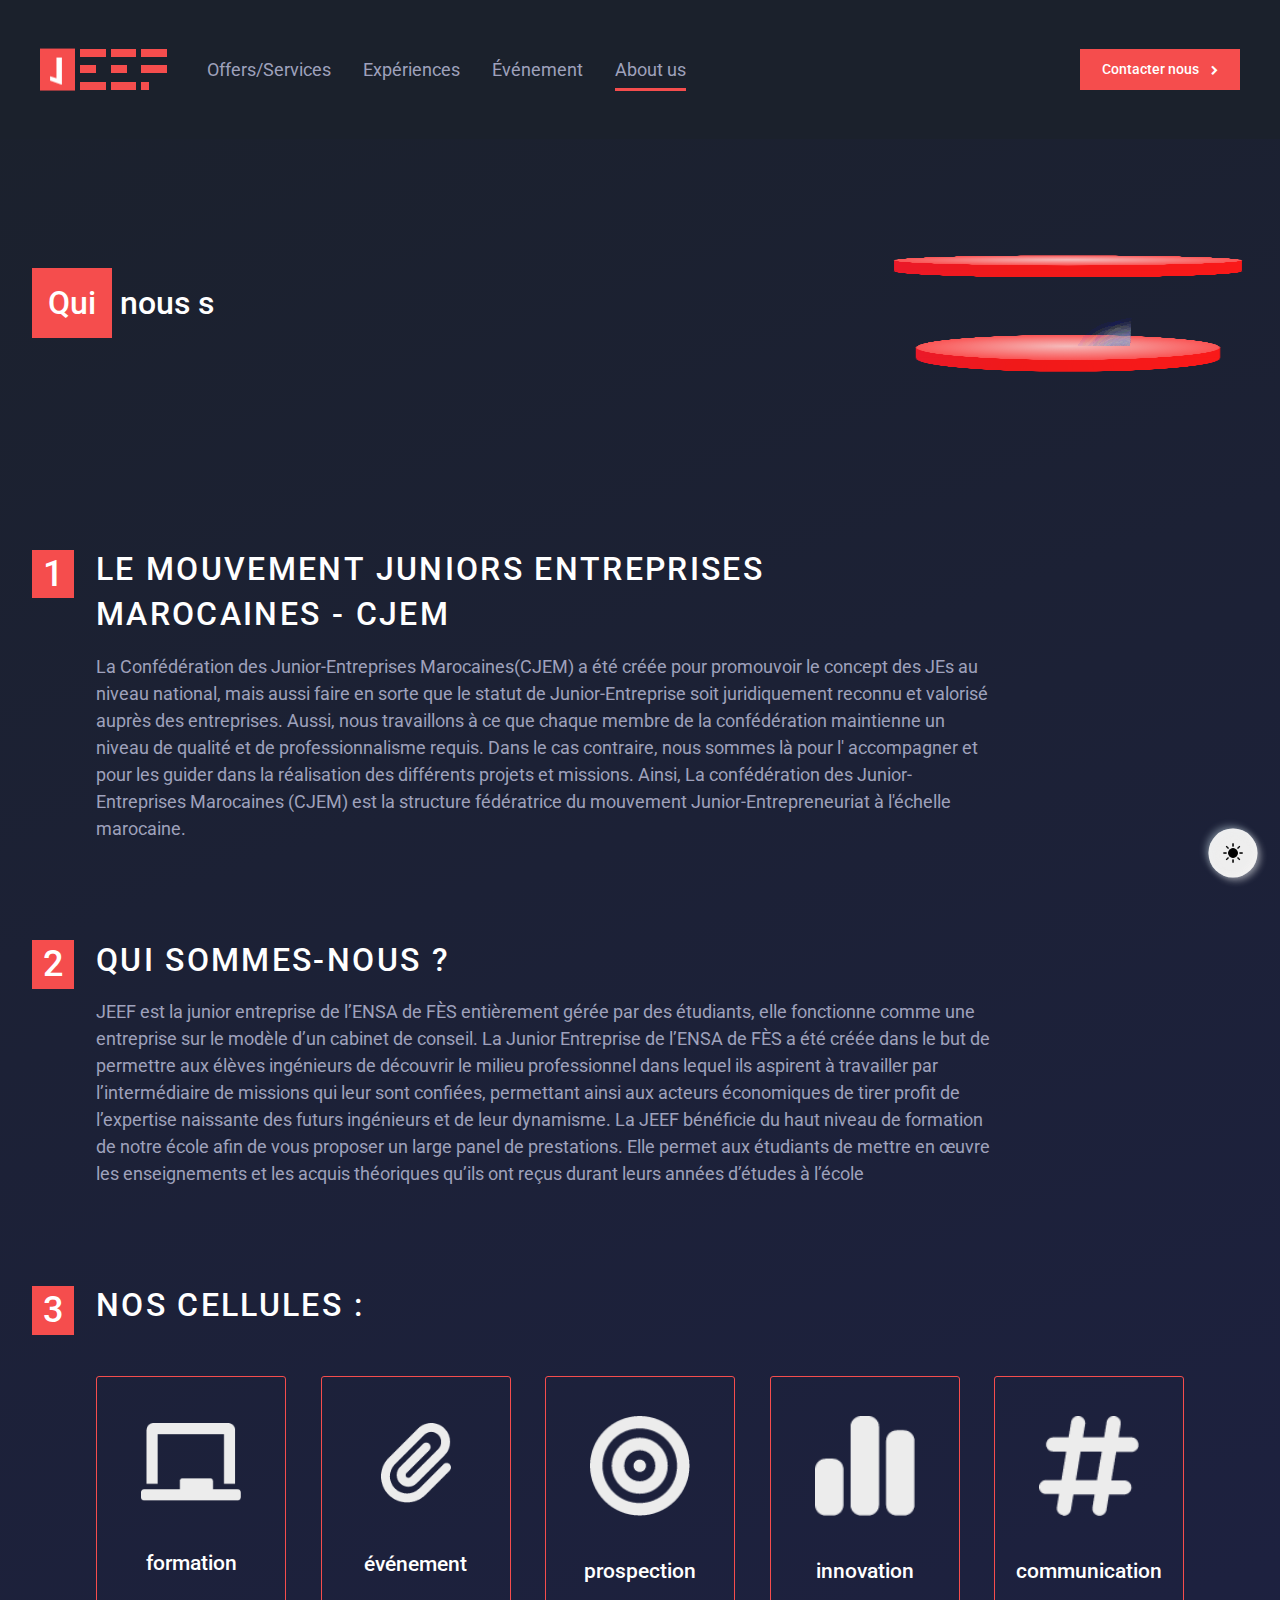
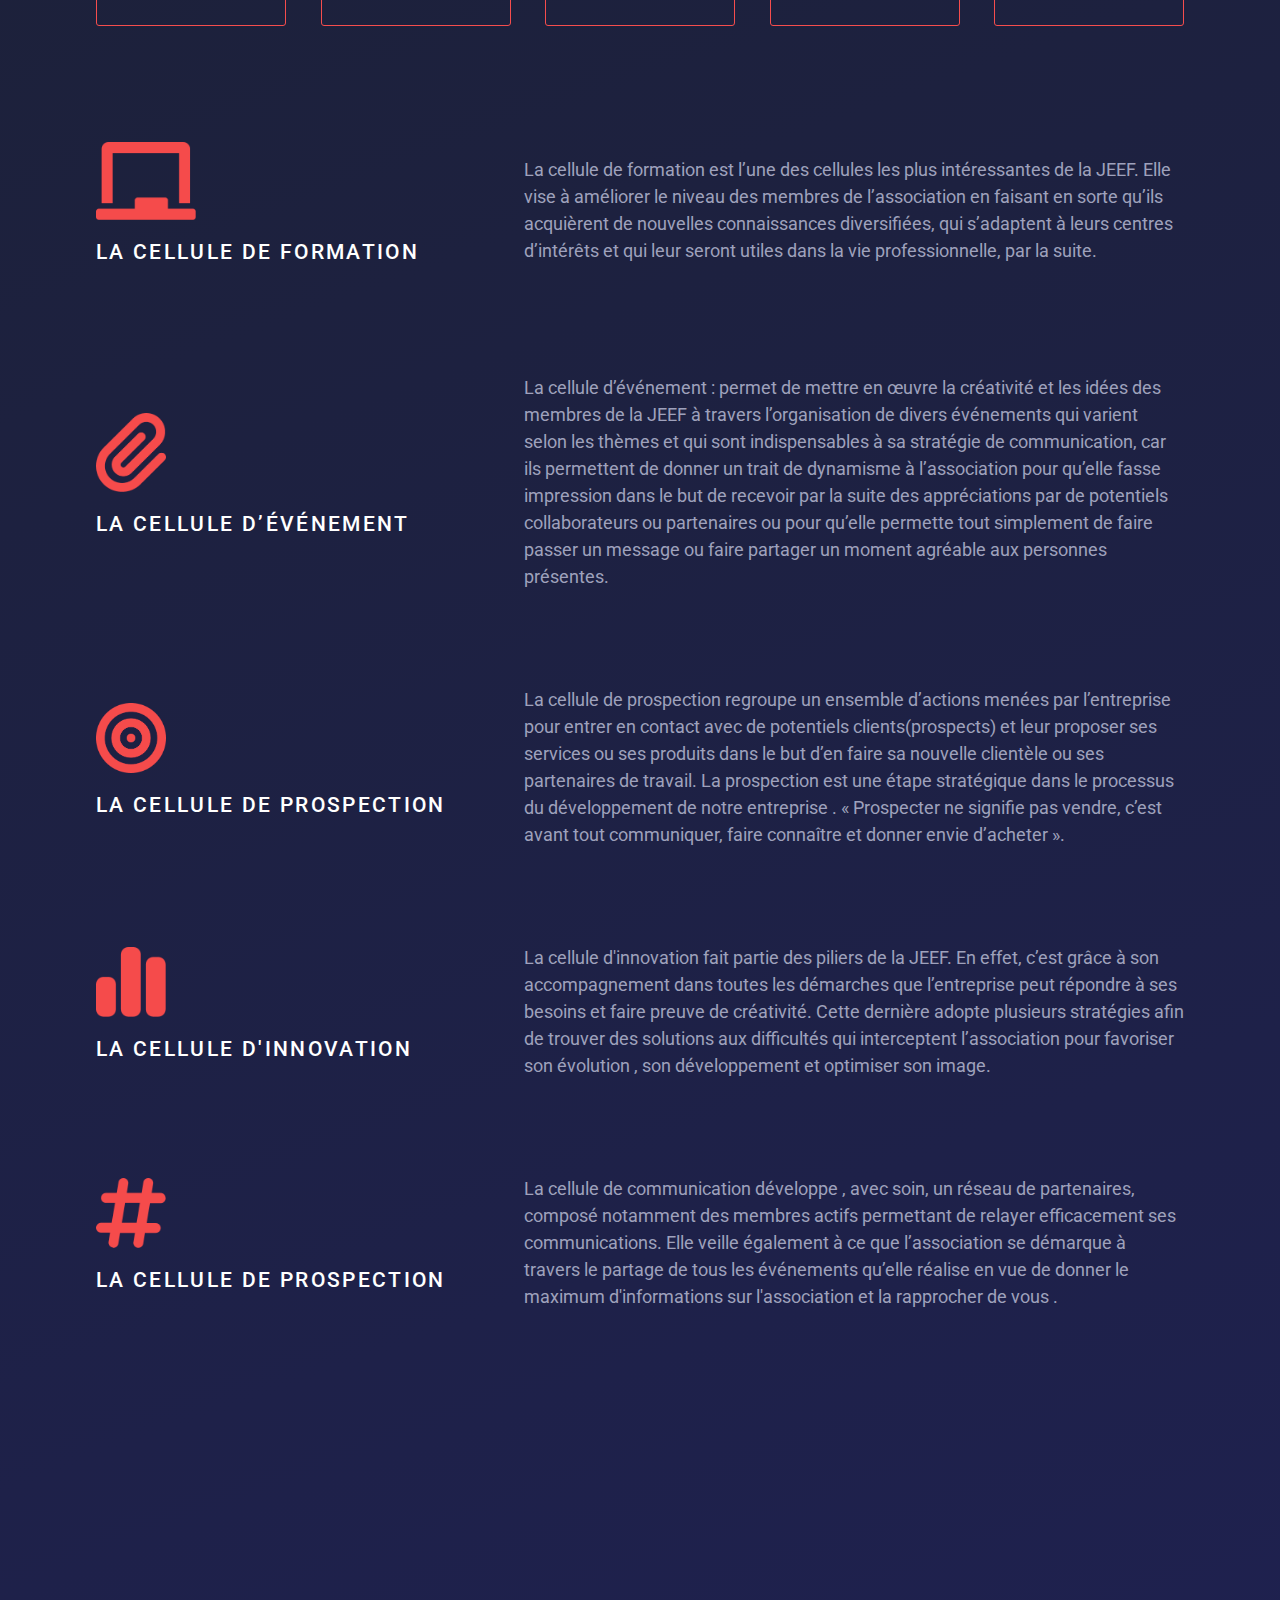
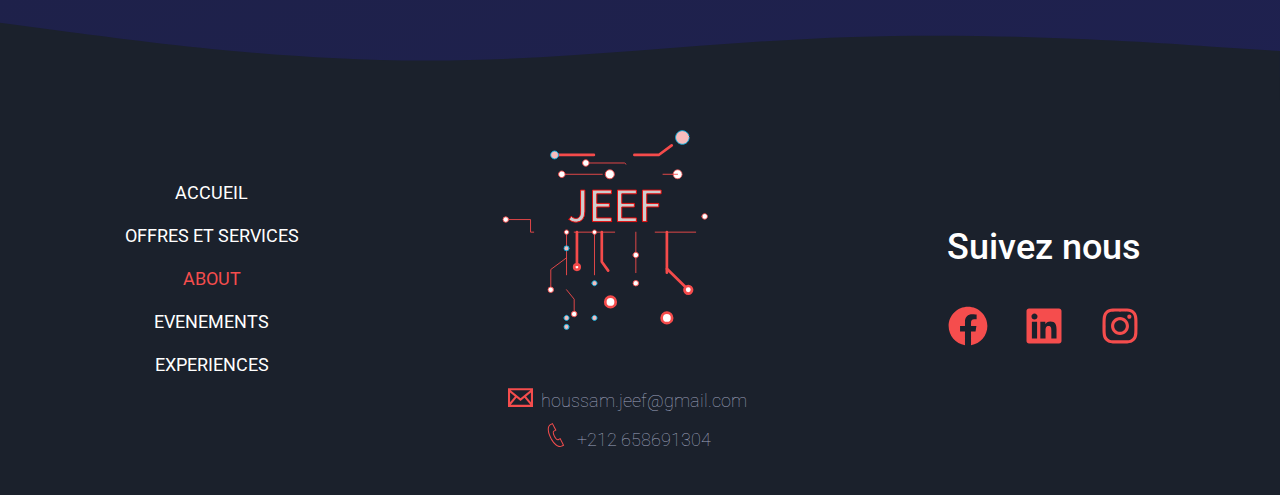
<file: about.html>
<!DOCTYPE html>
<html lang="en">

<head>
  <meta charset="UTF-8">
  <meta http-equiv="X-UA-Compatible" content="IE=edge">
  <meta name="viewport" content="width=device-width, initial-scale=1.0">
  <link rel="stylesheet" href="font-awesome/css/font-awesome.min.css">
  <link rel="stylesheet" href="https://cdnjs.cloudflare.com/ajax/libs/font-awesome/6.1.2/css/all.min.css"
    integrity="sha512-1sCRPdkRXhBV2PBLUdRb4tMg1w2YPf37qatUFeS7zlBy7jJI8Lf4VHwWfZZfpXtYSLy85pkm9GaYVYMfw5BC1A=="
    crossorigin="anonymous" referrerpolicy="no-referrer" />
  <link rel="stylesheet" href="styles/style.css">
  <link rel="stylesheet" href="styles/event.style.css">
  <link rel="stylesheet" href="./styles/service.style.css">
  <title>Event</title>
</head>

<body>
  <div class="theme-container shadow-dark">
    <img id="theme-icon" src="https://www.uplooder.net/img/image/2/addf703a24a12d030968858e0879b11e/moon.svg" alt="ERR">
  </div>
  <div class="navBar-container">
    <div class="container">
      <nav class="navBar flex" style="--gap:0px;">
        <a href="./index.html">
          <div class="Jeef-logo flex" style="--gap:5px">
            <div>
              <h1>1</h1>
            </div>
            <div>
              <div></div>
            </div>
            <div>
              <div></div>
            </div>
            <div>
              <div></div>
            </div>
          </div>
        </a>
        <div class="toggle-btn">
          <div></div>
        </div>
        <div class="nav-content flex" style="--gap:2rem;">
          <ul class="nav-menu flex">
            <li class="item"><a href="./service_offer.html">Offers/Services</a></li>
            <li class="item"><a href="./experience.html">Expériences</a></li>
            <li class="item"><a href="./event.html">Événement</a></li>
            <li class="item active"><a href="./about.html">About us</a></li>
          </ul>
          <button class="btn btn-contactUs">
            <h1 class="fs-200">Contacter nous <i class="fa fa-chevron-right" aria-hidden="true"></i></h1>
          </button>
        </div>
      </nav>
    </div>
  </div>
  <div class="empty-pusher" style="width: 100%; height: 170px; display: none;"></div>
  <div class="container flow" style=" --flow-space: 6rem;">
    <!-- intro section -->
    <div class="intro-section flex">
      <div class="intro-title content console-container">
        <h1> <span>Qui</span> <span id='text'>
          </span> <span class='console-underscore' id='console'>&#95;</span>
        </h1>
      </div>
      <div class="intro_animation paltform-container">
        <div class="platform">
          <div class="plate"></div>
          <div class="plate"></div>
          <div class="panels">
            <div class="panel"></div>
            <div class="panel"></div>
            <div class="panel"></div>
            <div class="panel"></div>
            <div class="panel"></div>
            <div class="panel"></div>
            <div class="panel"></div>
            <div class="panel"></div>
            <div class="panel"></div>
            <div class="panel"></div>
            <div class="panel"></div>
            <div class="panel"></div>
            <div class="panel"></div>
            <div class="panel"></div>
            <div class="panel"></div>
            <div class="panel"></div>
          </div>
        </div>
      </div>
    </div>
    <!-- first section -->
    <div class="first-section grid-container">
      <h1><span class="counter">1</span></h1>
      <div class="flow" style=" --flow-space: 1rem;">
        <div class="flex">
          <h1 class="uppercase fs-600 letter-spacing-3"> Le mouvement juniors entreprises marocaines - CJEM </h1>
        </div>
        <div>
          <P>La Confédération des Junior-Entreprises Marocaines(CJEM) a été créée pour promouvoir le concept des JEs au
            niveau national, mais aussi faire en sorte que le statut de Junior-Entreprise soit juridiquement reconnu et
            valorisé auprès des entreprises. Aussi, nous travaillons à ce que chaque membre de la confédération
            maintienne un niveau de qualité et de professionnalisme requis. Dans le cas contraire, nous sommes là pour
            l' accompagner et pour les guider dans la réalisation des différents projets et missions. Ainsi, La
            confédération des Junior-Entreprises Marocaines (CJEM) est la structure fédératrice du mouvement
            Junior-Entrepreneuriat à l'échelle marocaine. </P>
        </div>
      </div>
    </div>
    <!-- second section -->
    <div class="second-section grid-container">
      <h1><span class="counter">2</span></h1>
      <div class="flow" style=" --flow-space: 3rem;">
        <div class="flow " style=" --flow-space: 1rem;">
          <div class="flex">
            <h1 class="uppercase fs-600 letter-spacing-3"> Qui sommes-nous ? </h1>
          </div>
          <p>JEEF est la junior entreprise de l’ENSA de FÈS entièrement gérée par des étudiants, elle fonctionne comme
            une entreprise sur le modèle d’un cabinet de conseil. La Junior Entreprise de l’ENSA de FÈS a été créée dans
            le but de permettre aux élèves ingénieurs de découvrir le milieu professionnel dans lequel ils aspirent à
            travailler par l’intermédiaire de missions qui leur sont confiées, permettant ainsi aux acteurs économiques
            de tirer profit de l’expertise naissante des futurs ingénieurs et de leur dynamisme. La JEEF bénéficie du
            haut niveau de formation de notre école afin de vous proposer un large panel de prestations. Elle permet aux
            étudiants de mettre en œuvre les enseignements et les acquis théoriques qu’ils ont reçus durant leurs années
            d’études à l’école </p>
        </div>
      </div>
    </div>
    <div class="third-section grid-container">
      <h1><span class="counter">3</span></h1>
      <div class="flow" style=" --flow-space: 3rem;">
        <h1 class="uppercase fs-600 letter-spacing-3"> Nos Cellules : </h1>
        <div id="displayLarge">
          <div class="container-cellule ">
            <a href="#formation" class="cellule">
              <img src="./img/about/chalkboard-solid.png" alt="chalkboard" style="width:100px">
              <h3>formation</h3>
              <i class="fa-solid fa-arrow-right fa-3x"></i>
            </a>
            <a href="#evenement" class="cellule">
              <img src="./img/about/paperclip-solid.png" alt="paperclip" style="width:70px">
              <h3>événement</h3>
              <i class="fa-solid fa-arrow-right fa-3x"></i>
            </a>
            <a href="#prospection" class="cellule">
              <img src="./img/about/bullseye-solid.png" alt="bullseye" style="width:100px">
              <h3>prospection</h3>
              <i class="fa-solid fa-arrow-right fa-3x"></i>
            </a>
            <a href="#innovation" class="cellule">
              <img src="./img/about/chart-simple-solid.png" alt="chart" style="width:100px">
              <h3>innovation</h3>
              <i class="fa-solid fa-arrow-right fa-3x"></i>
            </a>
            <a href="#communication" class="cellule">
              <img src="./img/about/hashtag-solid.png" alt="hashtag" style="width:100px">
              <h3>communication</h3>
              <i class="fa-solid fa-arrow-right fa-3x"></i>
            </a>
          </div>
          <div>
            <div class="flex flex-container " id="formation">
              <div class="container-icon">
                <img src="./img/about/chalkboard-solid@2x.png" alt="chalkboard" width="100px"
                  style="padding-bottom:1rem;">
                <h3 class="uppercase fs-450 letter-spacing-3" style="min-width: max-content;">la cellule de formation
                </h3>
              </div>
              <p>La cellule de formation est l’une des cellules les plus intéressantes de la JEEF. Elle vise à améliorer
                le niveau des membres de l’association en faisant en sorte qu’ils acquièrent de nouvelles connaissances
                diversifiées, qui s’adaptent à leurs centres d’intérêts et qui leur seront utiles dans la vie
                professionnelle, par la suite.</p>
            </div>
            <div class="flex flex-container " id="evenement">
              <div class="container-icon">
                <img src="./img/about/paperclip-solid@2x.png" alt="paperclip" width="70px" style="padding-bottom:1rem;">
                <h3 class="uppercase fs-450 letter-spacing-3" style="min-width: max-content;"> La cellule d’événement
                </h3>
              </div>
              <p>La cellule d’événement : permet de mettre en œuvre la créativité et les idées des membres de la JEEF à
                travers l’organisation de divers événements qui varient selon les thèmes et qui sont indispensables à sa
                stratégie de communication, car ils permettent de donner un trait de dynamisme à l’association pour
                qu’elle fasse impression dans le but de recevoir par la suite des appréciations par de potentiels
                collaborateurs ou partenaires ou pour qu’elle permette tout simplement de faire passer un message ou
                faire partager un moment agréable aux personnes présentes.</p>
            </div>
            <div class="flex flex-container " id="prospection">
              <div class="container-icon">
                <img src="./img/about/bullseye-solid@2x.png" alt="chalkboard" width="70px" style="padding-bottom:1rem;">
                <h3 class="uppercase fs-450 letter-spacing-3" style="min-width: max-content;">La cellule de prospection
                </h3>
              </div>
              <p>La cellule de prospection regroupe un ensemble d’actions menées par l’entreprise pour entrer en contact
                avec de potentiels clients(prospects) et leur proposer ses services ou ses produits dans le but d’en
                faire sa nouvelle clientèle ou ses partenaires de travail. La prospection est une étape stratégique dans
                le processus du développement de notre entreprise . « Prospecter ne signifie pas vendre, c’est avant
                tout communiquer, faire connaître et donner envie d’acheter ».</p>
            </div>
            <div class="flex flex-container " id="innovation">
              <div class="container-icon">
                <img src="./img/about/chart-simple-solid@2x.png" alt="chart-simple" width="70px"
                  style="padding-bottom:1rem;">
                <h3 class="uppercase fs-450 letter-spacing-3" style="min-width: max-content;">La cellule d'innovation
                </h3>
              </div>
              <p>La cellule d'innovation fait partie des piliers de la JEEF. En effet, c’est grâce à son accompagnement
                dans toutes les démarches que l’entreprise peut répondre à ses besoins et faire preuve de créativité.
                Cette dernière adopte plusieurs stratégies afin de trouver des solutions aux difficultés qui
                interceptent l’association pour favoriser son évolution , son développement et optimiser son image.</p>
            </div>
            <div class="flex flex-container " id="communication">
              <div class="container-icon">
                <img src="./img/about/hashtag-solid@2x.png" alt="hashtag" width="70px" style="padding-bottom:1rem;">
                <h3 class="uppercase fs-450 letter-spacing-3" style="min-width: max-content;">La cellule de prospection
                </h3>
              </div>
              <p> La cellule de communication développe , avec soin, un réseau de partenaires, composé notamment des
                membres actifs permettant de relayer efficacement ses communications. Elle veille également à ce que
                l’association se démarque à travers le partage de tous les événements qu’elle réalise en vue de donner
                le maximum d'informations sur l'association et la rapprocher de vous .</p>
            </div>
          </div>
        </div>
        <div id="displayMobile" class="container-cellule" style="background-color: inherit;">
          <div class="flip-card">
            <div class="flip-card-inner" tab-index="0">
              <div class="flip-card-front">
                <div class="cellule">
                  <img src="./img/about/chalkboard-solid.png" alt="chalkboard" style="width:100px">
                  <h3>formation</h3>
                </div>
              </div>
              <div class="flip-card-back">
                <p>La cellule de formation est l’une des cellules les plus intéressantes de la JEEF. Elle vise à
                  améliorer le niveau des membres de l’association en faisant en sorte qu’ils acquièrent de nouvelles
                  connaissances diversifiées, qui s’adaptent à leurs centres d’intérêts et qui leur seront utiles dans
                  la vie professionnelle, par la suite.</p>
              </div>
            </div>
          </div>
          <div class="flip-card">
            <div class="flip-card-inner" tab-index="0">
              <div class="flip-card-front">
                <div class="cellule">
                  <img src="./img/about/paperclip-solid.png" alt="paperclip" style="width:70px">
                  <h3>événement</h3>
                </div>
              </div>
              <div class="flip-card-back">
                <p>La cellule d’événement : permet de mettre en œuvre la créativité et les idées des membres de la JEEF
                  à travers l’organisation de divers événements qui varient selon les thèmes et qui sont indispensables
                  à sa stratégie de communication, car ils permettent de donner un trait de dynamisme à l’association
                  pour qu’elle fasse impression dans le but de recevoir par la suite des appréciations par de potentiels
                  collaborateurs ou partenaires ou pour qu’elle permette tout simplement de faire passer un message ou
                  faire partager un moment agréable aux personnes présentes.</p>
              </div>
            </div>
          </div>
          <div class="flip-card">
            <div class="flip-card-inner" tab-index="0">
              <div class="flip-card-front">
                <div class="cellule">
                  <img src="./img/about/bullseye-solid.png" alt="bullseye" style="width:100px">
                  <h3>prospection</h3>
                </div>
              </div>
              <div class="flip-card-back">
                <p>La cellule de prospection regroupe un ensemble d’actions menées par l’entreprise pour entrer en
                  contact avec de potentiels clients(prospects) et leur proposer ses services ou ses produits dans le
                  but d’en faire sa nouvelle clientèle ou ses partenaires de travail. La prospection est une étape
                  stratégique dans le processus du développement de notre entreprise . « Prospecter ne signifie pas
                  vendre, c’est avant tout communiquer, faire connaître et donner envie d’acheter ».</p>
              </div>
            </div>
          </div>
          <div class="flip-card">
            <div class="flip-card-inner" tab-index="0">
              <div class="flip-card-front">
                <div class="cellule">
                  <img src="./img/about/chart-simple-solid.png" alt="chart" style="width:100px">
                  <h3>innovation</h3>
                </div>
              </div>
              <div class="flip-card-back">
                <p>La cellule d'innovation fait partie des piliers de la JEEF. En effet, c’est grâce à son
                  accompagnement dans toutes les démarches que l’entreprise peut répondre à ses besoins et faire preuve
                  de créativité. Cette dernière adopte plusieurs stratégies afin de trouver des solutions aux
                  difficultés qui interceptent l’association pour favoriser son évolution , son développement et
                  optimiser son image.</p>
              </div>
            </div>
          </div>
          <div class="flip-card">
            <div class="flip-card-inner" tab-index="0">
              <div class="flip-card-front">
                <div class="cellule">
                  <img src="./img/about/hashtag-solid.png" alt="hashtag" style="width:100px">
                  <h3>communication</h3>
                </div>
              </div>
              <div class="flip-card-back">
                <p> La cellule de communication développe , avec soin, un réseau de partenaires, composé notamment des
                  membres actifs permettant de relayer efficacement ses communications. Elle veille également à ce que
                  l’association se démarque à travers le partage de tous les événements qu’elle réalise en vue de donner
                  le maximum d'informations sur l'association et la rapprocher de vous .</p>
              </div>
            </div>
          </div>
        </div>
      </div>
    </div>
  </div>
  <div class="fin">
    <div class="svgg">
      <svg xmlns="http://www.w3.org/2000/svg" viewBox="0 0 1440 280">
        <path fill="var(--clr-darker)" fill-opacity="1"
          d="M0,192L80,202.7C160,213,320,235,480,234.7C640,235,800,213,960,208C1120,203,1280,213,1360,218.7L1440,224L1440,320L1360,320C1280,320,1120,320,960,320C800,320,640,320,480,320C320,320,160,320,80,320L0,320Z">
        </path>
      </svg>
    </div>
    <footer class="bg-dark ">
      <div class="links">
        <a href="./index.html"> Accueil </a>
        <a href="./service_offer.html"> Offres et Services </a>
        <a href="./about.html" style="color: var(--clr-prime)"> About </a>
        <a href="./event.html"> Evenements </a>
        <a href="./experience.html"> Experiences </a>
      </div>
      <div class="foot2">
        <div class="anime">
          <svg width="300px" height="300px" viewBox="0 0 300 300" version="1.1" xmlns="http://www.w3.org/2000/svg"
            xmlns:xlink="http://www.w3.org/1999/xlink">
            <g id="circuit" class="path" stroke-width="1" fill-rule="evenodd" stroke-linecap="round"
              stroke-linejoin="round" stroke-opacity="1" stroke-dasharray="45, 45" stroke-dashoffset="180" fill="#fff"
              stroke="#02B3E4">
              <polyline style="fill:none;stroke:#F54B4B;stroke-miterlimit:10;" points="28.651,131.726 56.151,131.726 56.151,145.726 
                                              249.645,145.726 249.645,128.226     " />
              <circle style="fill:#FFFFFF;stroke:#F54B4B;stroke-miterlimit:10;" cx="28.651" cy="131.726" r="3.057" />
              <path style="fill:#FFFFFF;stroke:#F54B4B;stroke-miterlimit:10;"
                d="M246.588,128.226c0-1.688,1.369-3.057,3.057-3.057
                                              s3.057,1.369,3.057,3.057c0,1.688-1.369,3.057-3.057,3.057S246.588,129.914,246.588,128.226z" />
              <line style="fill:none;stroke:#F54B4B;stroke-miterlimit:10;" x1="96.151" y1="148.118" x2="96.151"
                y2="241.02" />
              <line style="fill:none;stroke:#F54B4B;stroke-miterlimit:10;" x1="127.221" y1="148.118" x2="127.221"
                y2="241.02" />
              <line style="fill:none;stroke:#F54B4B;stroke-miterlimit:10;" x1="173.151" y1="145.726" x2="173.151"
                y2="203.726" />
              <line style="fill:none;stroke:#F54B4B;stroke-width:3;stroke-miterlimit:10;" x1="207.651" y1="145.726"
                x2="207.651" y2="241.02" />
              <path style="fill:#FFFFFF;stroke:#F54B4B;stroke-width:3;stroke-miterlimit:10;"
                d="M104.651,184.476
                                              c0-1.688,1.369-3.057,3.057-3.057s3.057,1.369,3.057,3.057s-1.369,3.057-3.057,3.057S104.651,186.164,104.651,184.476z" />
              <path style="fill:#FFFFFF;stroke:#F54B4B;stroke-miterlimit:10;"
                d="M93.721,145.725c0,1.342,1.088,2.431,2.43,2.431
                                                      s2.43-1.089,2.43-2.431c0-1.341-1.088-2.43-2.43-2.43S93.721,144.385,93.721,145.725z" />
              <path style="fill:#FFFFFF;stroke:#F54B4B;stroke-miterlimit:10;"
                d="M124.79,145.725c0,1.342,1.089,2.431,2.431,2.431
                                                      s2.43-1.089,2.43-2.431c0-1.341-1.088-2.43-2.43-2.43S124.79,144.385,124.79,145.725z" />
              <path style="fill:#FFFFFF;stroke:#F54B4B;stroke-width:0.8121;stroke-miterlimit:10;" d="M214.543,81.409
                                                      c0-2.761,2.238-4.999,4.999-4.999c2.761,0,4.999,2.238,4.999,4.999c0,2.761-2.238,4.999-4.999,4.999
                                                      C216.782,86.408,214.543,84.17,214.543,81.409z" />
              <polyline style="fill:none;stroke:#F54B4B;stroke-miterlimit:10;"
                points="96.151,174.226 78.651,187.226 78.651,209.726     " />
              <polyline style="fill:none;stroke:#F54B4B;stroke-miterlimit:10;"
                points="96.151,209.726 104.651,220.226 104.651,236.726     " />
              <circle style="fill:#FFFFFF;stroke:#F54B4B;stroke-miterlimit:10;" cx="78.651" cy="209.726" r="3.057" />
              <circle style="fill:#FFFFFF;stroke:#F54B4B;stroke-miterlimit:10;" cx="104.651" cy="236.726" r="3.057" />
              <circle style="fill:#FFFFFF;stroke:#F54B4B;stroke-miterlimit:10;" cx="173.151" cy="202.476" r="3.057" />
              <path style="fill:#FFFFFF;stroke:#F54B4B;stroke-miterlimit:10;"
                d="M170.094,171.17c0-1.688,1.369-3.057,3.057-3.057
                                                      s3.057,1.369,3.057,3.057s-1.369,3.057-3.057,3.057S170.094,172.857,170.094,171.17z" />
              <path style="fill:#f5bcbc;"
                d="M93.357,241.02c0-1.543,1.251-2.794,2.794-2.794s2.794,1.251,2.794,2.794
                                                      c0,1.543-1.251,2.794-2.794,2.794S93.357,242.563,93.357,241.02z" />
              <circle style="fill:#f5bcbc;" cx="96.151" cy="250.976" r="2.794" />
              <circle style="fill:#f5bcbc;" cx="96.151" cy="163.726" r="2.794" />
              <path style="fill:#f5bcbc;"
                d="M124.426,241.02c0-1.543,1.252-2.794,2.795-2.794s2.793,1.251,2.793,2.794
                                                      c0,1.543-1.25,2.794-2.793,2.794S124.426,242.563,124.426,241.02z" />
              <path style="fill:#f5bcbc;" d="M124.426,202.476c0-1.543,1.252-2.794,2.795-2.794s2.793,1.251,2.793,2.794
                                                      s-1.25,2.794-2.793,2.794S124.426,204.019,124.426,202.476z" />
              <polyline style="fill:none;stroke:#F54B4B;stroke-width:3;stroke-miterlimit:10;" points="135.318,145.726 135.318,178.559 
                                                      144.984,191.976 144.984,223.226     " />
              <line style="fill:none;stroke:#F54B4B;stroke-width:3;stroke-miterlimit:10;" x1="107.707" y1="145.726"
                x2="107.707" y2="182.227" />
              <circle style="fill:#FFFFFF;stroke:#F54B4B;stroke-width:3;stroke-miterlimit:10;" cx="144.984" cy="223.226"
                r="5.834" />
              <path style="fill:#FFFFFF;stroke:#F54B4B;stroke-width:3;stroke-miterlimit:10;"
                d="M201.817,241.02
                                                      c0-3.221,2.611-5.834,5.834-5.834s5.834,2.613,5.834,5.834c0,3.221-2.611,5.834-5.834,5.834S201.817,244.241,201.817,241.02z" />
              <line style="fill:none;stroke:#F54B4B;stroke-width:3;stroke-miterlimit:10;" x1="207.651" y1="186.476"
                x2="231.401" y2="209.726" />
              <circle style="fill:#FFFFFF;stroke:#F54B4B;stroke-width:3;stroke-miterlimit:10;" cx="231.401" cy="209.726"
                r="4.193" />
              <line style="fill:none;stroke:#F54B4B;stroke-miterlimit:10;" x1="90.876" y1="81.409" x2="144.21"
                y2="81.409" />
              <path style="fill:#FFFFFF;stroke:#F54B4B;stroke-miterlimit:10;"
                d="M139.146,81.409c0-2.797,2.268-5.064,5.064-5.064
                                                      c2.797,0,5.064,2.268,5.064,5.064c0,2.797-2.268,5.064-5.064,5.064C141.414,86.473,139.146,84.206,139.146,81.409z" />
              <path style="fill:#FFFFFF;stroke:#F54B4B;stroke-miterlimit:10;"
                d="M87.246,81.409c0-2.005,1.625-3.631,3.631-3.631
                                                      c2.006,0,3.631,1.625,3.631,3.631c0,2.005-1.625,3.631-3.631,3.631C88.871,85.04,87.246,83.414,87.246,81.409z" />
              <polyline style="fill:none;stroke:#F54B4B;stroke-miterlimit:10;" points="117.543,68.876 160.542,68.876 177.042,81.409 
                                                      219.542,81.409    " />
              <path style="fill:#FFFFFF;stroke:#F54B4B;stroke-miterlimit:10;"
                d="M113.913,68.876c0-2.005,1.626-3.631,3.631-3.631
                                                      s3.631,1.626,3.631,3.631c0,2.005-1.626,3.631-3.631,3.631S113.913,70.881,113.913,68.876z" />
              <polyline style="fill:none;stroke:#F54B4B;stroke-width:3;stroke-miterlimit:10;" points="81.542,59.966 198.542,59.966 
                                                      224.875,40.518    " />
              <path style="fill:none;stroke:#F54B4B;stroke-width:3;stroke-miterlimit:10;" d="M103.265,59.966" />
              <path style="fill:#f5bcbc;"
                d="M232.428,40.52c0,4.17-3.383,7.551-7.553,7.551c-4.171,0-7.553-3.381-7.553-7.551
                                                      c0-4.171,3.382-7.554,7.553-7.554C229.045,32.966,232.428,36.349,232.428,40.52z" />
              <path style="fill:#f5bcbc;"
                d="M87.246,59.967c0,2.411-1.956,4.366-4.367,4.366c-2.411,0-4.366-1.955-4.366-4.366
                                                      c0-2.412,1.955-4.368,4.366-4.368C85.29,55.599,87.246,57.555,87.246,59.967z" />
            </g>
            <g id="svgGroup" stroke-linecap="round" fill-rule="evenodd" font-size="9pt" stroke="#FFFFFF"
              stroke-width="0.25mm" fill="#FFFFFF" style="stroke:#f20909;stroke-width:0.25mm;fill:#cecccc">
              <path
                d="M 47 35 L 26 35 L 26 0 L 47 0 L 47 4.1 L 30.75 4.1 L 30.75 14.75 L 44.75 14.75 L 44.75 18.75 L 30.75 18.75 L 30.75 30.9 L 47 30.9 L 47 35 Z M 74.75 35 L 53.75 35 L 53.75 0 L 74.75 0 L 74.75 4.1 L 58.5 4.1 L 58.5 14.75 L 72.5 14.75 L 72.5 18.75 L 58.5 18.75 L 58.5 30.9 L 74.75 30.9 L 74.75 35 Z M 86.25 35 L 81.5 35 L 81.5 0 L 102.25 0 L 102.25 4.1 L 86.25 4.1 L 86.25 14.8 L 99.6 14.8 L 99.6 18.7 L 86.25 18.7 L 86.25 35 Z M 0 32.7 L 2.3 29.05 A 8.429 8.429 0 0 0 4.335 30.608 A 9.715 9.715 0 0 0 4.7 30.8 A 6.557 6.557 0 0 0 6.637 31.43 A 5.971 5.971 0 0 0 7.55 31.5 A 5.37 5.37 0 0 0 9.304 31.226 A 4.468 4.468 0 0 0 11.35 29.775 A 4.974 4.974 0 0 0 12.133 28.348 Q 12.641 26.969 12.731 24.881 A 21.654 21.654 0 0 0 12.75 23.95 L 12.75 0 L 17.5 0 L 17.5 23.45 Q 17.5 29.759 14.834 32.663 A 7.277 7.277 0 0 1 14.8 32.7 A 8.965 8.965 0 0 1 8.904 35.543 A 12.34 12.34 0 0 1 7.7 35.6 A 11.721 11.721 0 0 1 3.661 34.909 A 11.202 11.202 0 0 1 3.375 34.8 A 11.414 11.414 0 0 1 1.414 33.809 A 9.092 9.092 0 0 1 0 32.7 Z"
                vector-effect="non-scaling-stroke" />
            </g>
          </svg>
        </div>
        <div class="contact">
          <p class="contact_item">
            <span>
              <svg xmlns="http://www.w3.org/2000/svg" width="25" height="25" viewBox="0 0 24 24">
                <path fill="var(--clr-prime)"
                  d="M0 3v18h24v-18h-24zm6.623 7.929l-4.623 5.712v-9.458l4.623 3.746zm-4.141-5.929h19.035l-9.517 7.713-9.518-7.713zm5.694 7.188l3.824 3.099 3.83-3.104 5.612 6.817h-18.779l5.513-6.812zm9.208-1.264l4.616-3.741v9.348l-4.616-5.607z" />
              </svg>
            </span> houssam.jeef@gmail.com
          </p>
          <p class="contact_item">
            <span>
              <svg width="25" height="25" xmlns="http://www.w3.org/2000/svg" fill-rule="evenodd" clip-rule="evenodd">
                <path fill="var(--clr-prime)"
                  d="M8.26 1.289l-1.564.772c-5.793 3.02 2.798 20.944 9.31 20.944.46 0 .904-.094 1.317-.284l1.542-.755-2.898-5.594-1.54.754c-.181.087-.384.134-.597.134-2.561 0-6.841-8.204-4.241-9.596l1.546-.763-2.875-5.612zm7.746 22.711c-5.68 0-12.221-11.114-12.221-17.832 0-2.419.833-4.146 2.457-4.992l2.382-1.176 3.857 7.347-2.437 1.201c-1.439.772 2.409 8.424 3.956 7.68l2.399-1.179 3.816 7.36s-2.36 1.162-2.476 1.215c-.547.251-1.129.376-1.733.376" />
              </svg>
            </span> +212 658691304
          </p>
        </div>
      </div>
      <div class="icons" style="margin-top: 1rem;">
        <h1>Suivez nous</h1>
        <a href="https://www.facebook.com/JEEF.OFF"><svg xmlns="http://www.w3.org/2000/svg" viewBox="0 0 512 512">
            <path fill="var(--clr-prime)"
              d="M504 256C504 119 393 8 256 8S8 119 8 256c0 123.78 90.69 226.38 209.25 245V327.69h-63V256h63v-54.64c0-62.15 37-96.48 93.67-96.48 27.14 0 55.52 4.84 55.52 4.84v61h-31.28c-30.8 0-40.41 19.12-40.41 38.73V256h68.78l-11 71.69h-57.78V501C413.31 482.38 504 379.78 504 256z" />
          </svg></a>
        <a href="https://www.linkedin.com/company/junior-entreprise-ensa-fes/"><svg xmlns="http://www.w3.org/2000/svg"
            viewBox="0 0 448 512">
            <path fill="var(--clr-prime)"
              d="M416 32H31.9C14.3 32 0 46.5 0 64.3v383.4C0 465.5 14.3 480 31.9 480H416c17.6 0 32-14.5 32-32.3V64.3c0-17.8-14.4-32.3-32-32.3zM135.4 416H69V202.2h66.5V416zm-33.2-243c-21.3 0-38.5-17.3-38.5-38.5S80.9 96 102.2 96c21.2 0 38.5 17.3 38.5 38.5 0 21.3-17.2 38.5-38.5 38.5zm282.1 243h-66.4V312c0-24.8-.5-56.7-34.5-56.7-34.6 0-39.9 27-39.9 54.9V416h-66.4V202.2h63.7v29.2h.9c8.9-16.8 30.6-34.5 62.9-34.5 67.2 0 79.7 44.3 79.7 101.9V416z" />
          </svg></a>
        <a href="https://www.instagram.com/jeef.off/"><svg xmlns="http://www.w3.org/2000/svg" viewBox="0 0 448 512">
            <path fill="var(--clr-prime)"
              d="M224.1 141c-63.6 0-114.9 51.3-114.9 114.9s51.3 114.9 114.9 114.9S339 319.5 339 255.9 287.7 141 224.1 141zm0 189.6c-41.1 0-74.7-33.5-74.7-74.7s33.5-74.7 74.7-74.7 74.7 33.5 74.7 74.7-33.6 74.7-74.7 74.7zm146.4-194.3c0 14.9-12 26.8-26.8 26.8-14.9 0-26.8-12-26.8-26.8s12-26.8 26.8-26.8 26.8 12 26.8 26.8zm76.1 27.2c-1.7-35.9-9.9-67.7-36.2-93.9-26.2-26.2-58-34.4-93.9-36.2-37-2.1-147.9-2.1-184.9 0-35.8 1.7-67.6 9.9-93.9 36.1s-34.4 58-36.2 93.9c-2.1 37-2.1 147.9 0 184.9 1.7 35.9 9.9 67.7 36.2 93.9s58 34.4 93.9 36.2c37 2.1 147.9 2.1 184.9 0 35.9-1.7 67.7-9.9 93.9-36.2 26.2-26.2 34.4-58 36.2-93.9 2.1-37 2.1-147.8 0-184.8zM398.8 388c-7.8 19.6-22.9 34.7-42.6 42.6-29.5 11.7-99.5 9-132.1 9s-102.7 2.6-132.1-9c-19.6-7.8-34.7-22.9-42.6-42.6-11.7-29.5-9-99.5-9-132.1s-2.6-102.7 9-132.1c7.8-19.6 22.9-34.7 42.6-42.6 29.5-11.7 99.5-9 132.1-9s102.7-2.6 132.1 9c19.6 7.8 34.7 22.9 42.6 42.6 11.7 29.5 9 99.5 9 132.1s2.7 102.7-9 132.1z" />
          </svg></a>
      </div>
    </footer>
  </div>
  <script src="./js/about.js"></script>
  <script src="./js/navBar.js"></script>
</body>

</html>
</file>
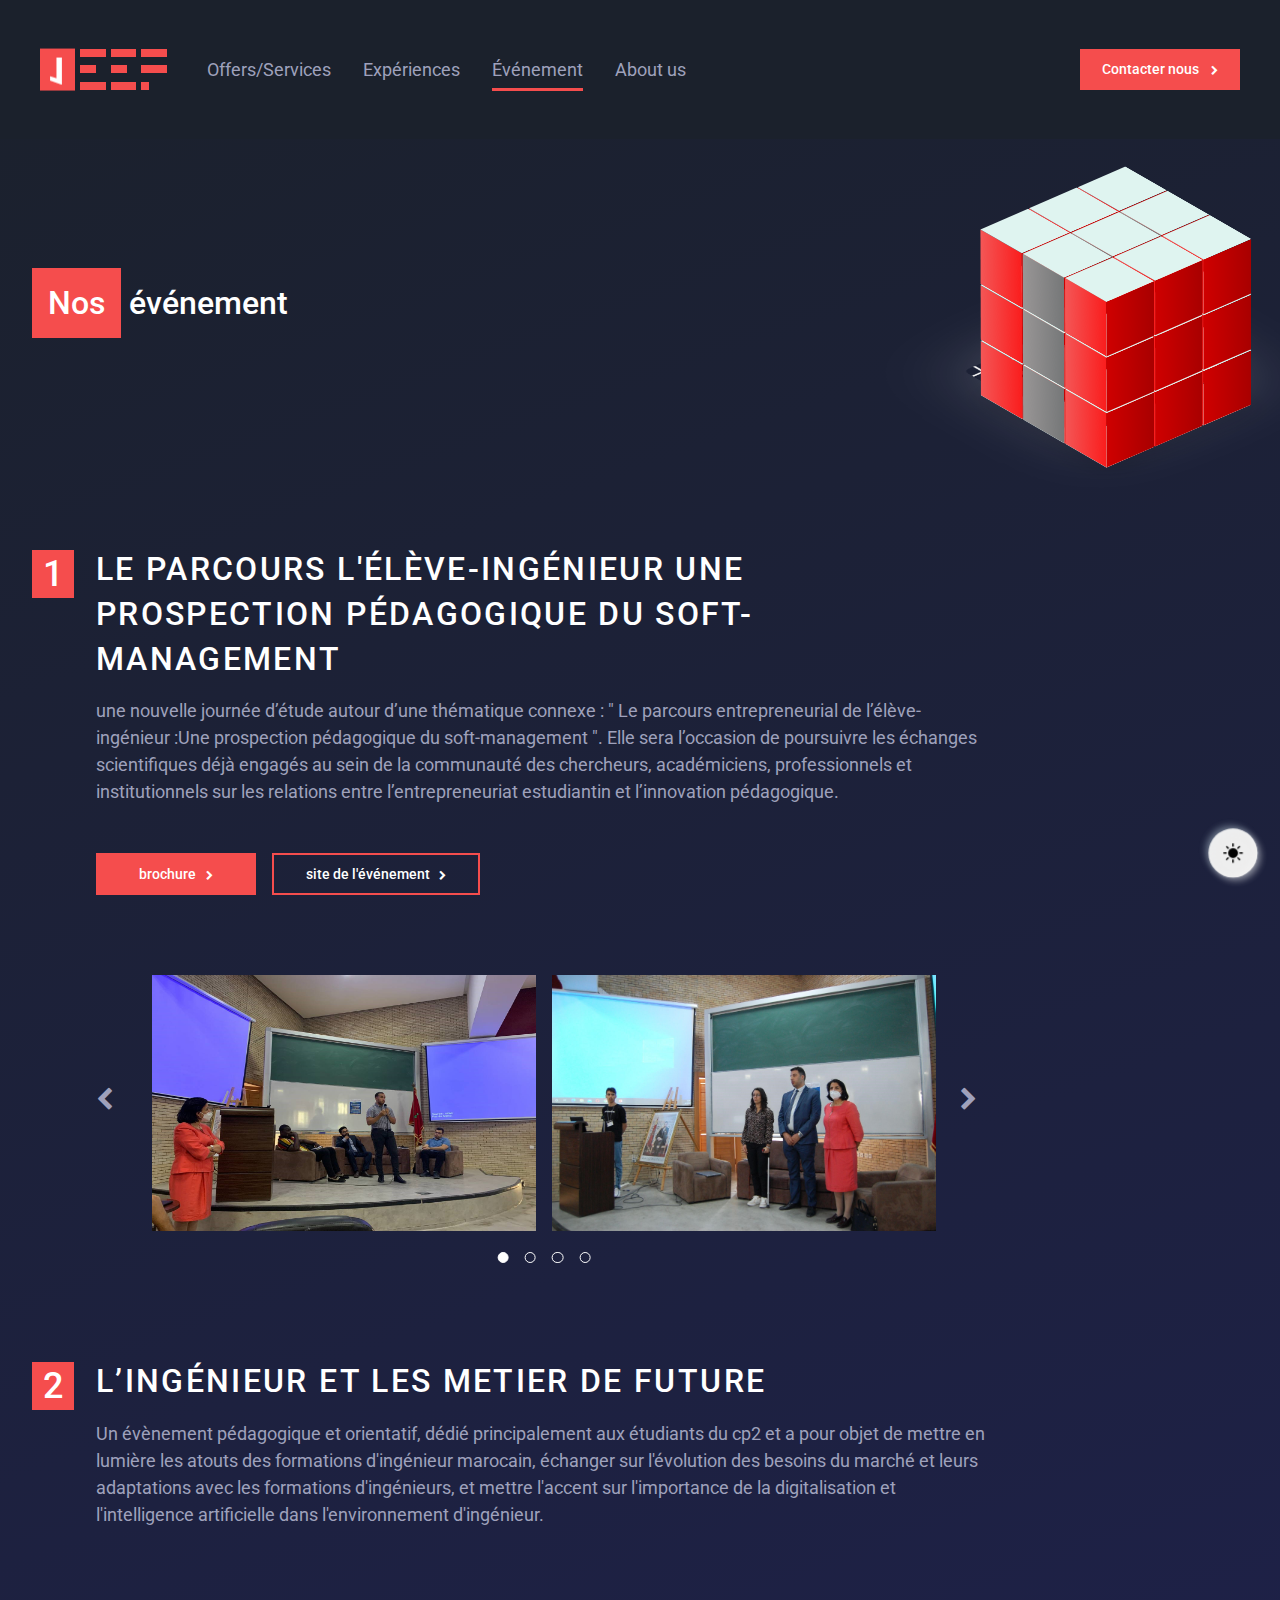
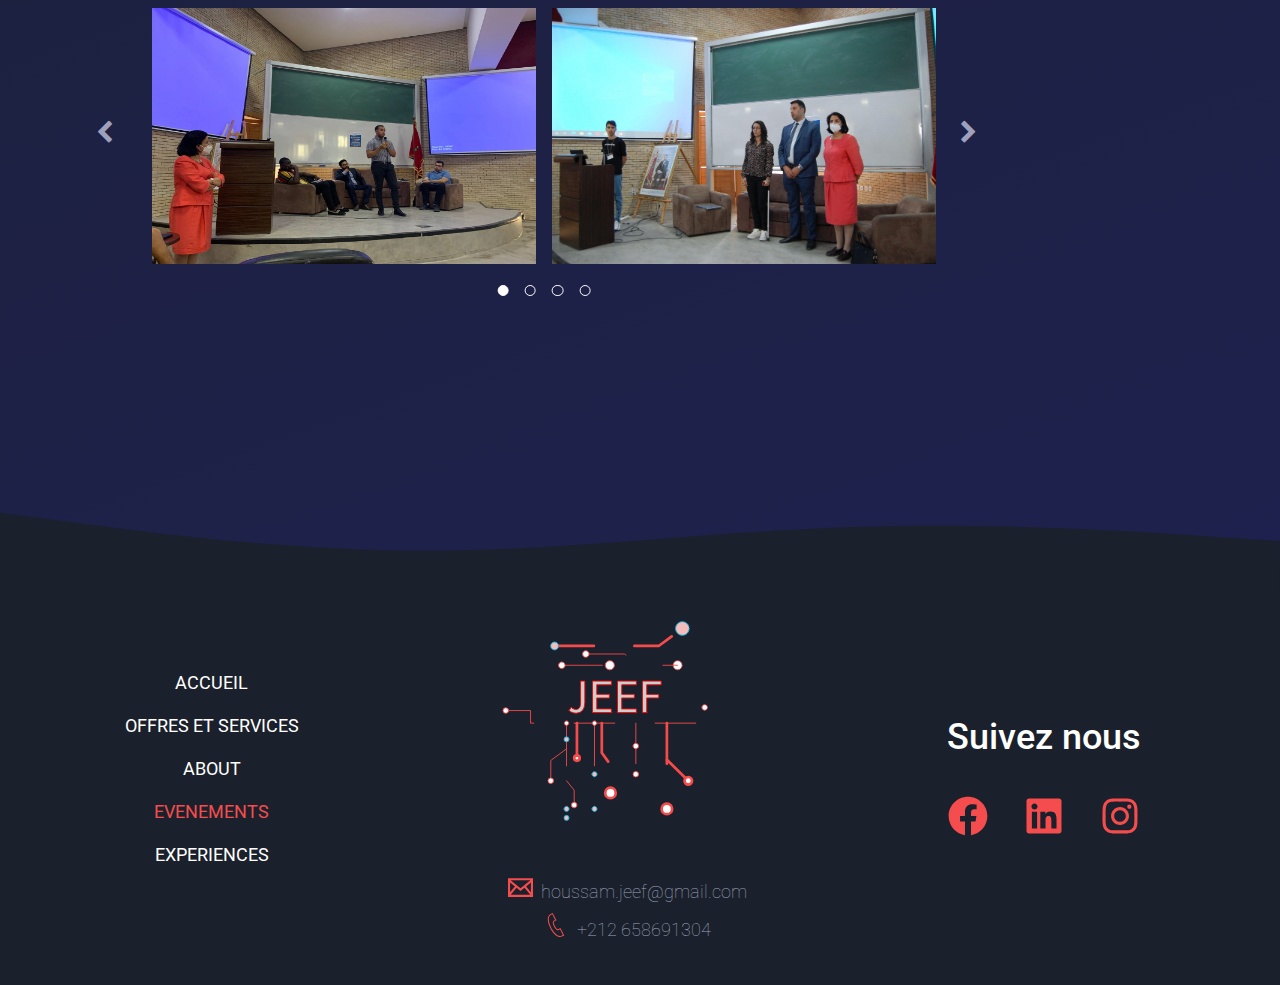
<file: event.html>
<!DOCTYPE html>
<html lang="en">

<head>
    <meta charset="UTF-8">
    <meta http-equiv="X-UA-Compatible" content="IE=edge">
    <meta name="viewport" content="width=device-width, initial-scale=1.0">
    <link rel="stylesheet" href="font-awesome/css/font-awesome.min.css">
    <link rel="stylesheet" href="styles/style.css">
    <link rel="stylesheet" href="styles/event.style.css">
    <link rel="stylesheet" href="./styles/service.style.css">
    <title>Event</title>
</head>

<body>
    <div class="theme-container shadow-dark">
        <img id="theme-icon" src="https://www.uplooder.net/img/image/2/addf703a24a12d030968858e0879b11e/moon.svg"
            alt="ERR">
    </div>
    <div class="navBar-container">
        <div class="container">
            <nav class="navBar flex" style="--gap:0px;">
                <a href="./index.html">
                    <div class="Jeef-logo flex" style="--gap:5px">
                        <div>
                            <h1>1</h1>
                        </div>
                        <div>
                            <div></div>
                        </div>
                        <div>
                            <div></div>
                        </div>
                        <div>
                            <div></div>
                        </div>
                    </div>
                </a>
                <div class="toggle-btn">
                    <div></div>
                </div>
                <div class="nav-content flex" style="--gap:2rem;">
                    <ul class="nav-menu flex">
                        <li class="item"><a href="./service_offer.html">Offers/Services</a></li>
                        <li class="item"><a href="./experience.html">Expériences</a></li>
                        <li class="item active"><a href="./event.html">Événement</a></li>
                        <li class="item"><a href="./about.html">About us</a></li>
                    </ul>
                    <button class="btn btn-contactUs">
                        <h1 class="fs-200">Contacter nous <i class="fa fa-chevron-right" aria-hidden="true"></i></h1>
                    </button>
                </div>
            </nav>
        </div>
    </div>
    <div class="empty-pusher" style="width: 100%; height: 170px; display: none;"></div>
    <div class="container flow" style=" --flow-space: 6rem;">
        <!-- intro section -->
        <div class="intro-section flex">
            <div class="intro-title">
                <h1><span>Nos</span> événement</h1>
            </div>
            <div class="intro_animation">
                <div class="jeef_magic_cube">
                    <div class="cube_ground">
                    </div>
                    <div class="cubes">
                        <div class="cube" data-cube="111">
                            <div class="cube-wrap">
                                <div class="cube-top">
                                    <div class="shadow-z" data-cube="112"></div>
                                </div>
                                <div class="cube-bottom"></div>
                                <div class="cube-front-left"></div>
                                <div class="cube-front-right"></div>
                                <div class="cube-back-left"></div>
                                <div class="cube-back-right"></div>
                            </div>
                        </div>
                        <div class="cube" data-cube="121">
                            <div class="cube-wrap">
                                <div class="cube-top">
                                </div>
                                <div class="cube-bottom"></div>
                                <div class="cube-front-left"></div>
                                <div class="cube-front-right"></div>
                                <div class="cube-back-left"></div>
                                <div class="cube-back-right"></div>
                            </div>
                        </div>
                        <div class="cube" data-cube="131">
                            <div class="cube-wrap">
                                <div class="cube-top">
                                    <div class="shadow-z" data-cube="132"></div>
                                </div>
                                <div class="cube-bottom"></div>
                                <div class="cube-front-left"></div>
                                <div class="cube-front-right"></div>
                                <div class="cube-back-left"></div>
                                <div class="cube-back-right"></div>
                            </div>
                        </div>
                        <div class="cube" data-cube="211">
                            <div class="cube-wrap">
                                <div class="cube-top">
                                    <div class="shadow-flip" data-cube="111"></div>
                                    <div class="shadow-y" data-cube="111"></div>
                                    <div class="shadow-z" data-cube="212"></div>
                                </div>
                                <div class="cube-bottom"></div>
                                <div class="cube-front-left"></div>
                                <div class="cube-front-right"></div>
                                <div class="cube-back-left"></div>
                                <div class="cube-back-right"></div>
                            </div>
                        </div>
                        <div class="cube" data-cube="221">
                            <div class="cube-wrap">
                                <div class="cube-top">
                                    <div class="shadow-flip" data-cube="121"></div>
                                    <div class="shadow-y" data-cube="121"></div>
                                </div>
                                <div class="cube-bottom"></div>
                                <div class="cube-front-left"></div>
                                <div class="cube-front-right"></div>
                                <div class="cube-back-left"></div>
                                <div class="cube-back-right"></div>
                            </div>
                        </div>
                        <div class="cube" data-cube="231">
                            <div class="cube-wrap">
                                <div class="cube-top">
                                    <div class="shadow-flip" data-cube="131"></div>
                                    <div class="shadow-y" data-cube="131"></div>
                                </div>
                                <div class="cube-bottom"></div>
                                <div class="cube-front-left"></div>
                                <div class="cube-front-right"></div>
                                <div class="cube-back-left"></div>
                                <div class="cube-back-right"></div>
                            </div>
                        </div>
                        <div class="cube" data-cube="311">
                            <div class="cube-wrap">
                                <div class="cube-top">
                                    <div class="shadow-flip" data-cube="211"></div>
                                    <div class="shadow-y" data-cube="211"></div>
                                    <div class="shadow-z" data-cube="312"></div>
                                </div>
                                <div class="cube-bottom"></div>
                                <div class="cube-front-left"></div>
                                <div class="cube-front-right"></div>
                                <div class="cube-back-left"></div>
                                <div class="cube-back-right"></div>
                            </div>
                        </div>
                        <div class="cube" data-cube="321">
                            <div class="cube-wrap">
                                <div class="cube-top">
                                    <div class="shadow-flip" data-cube="221"></div>
                                    <div class="shadow-y" data-cube="221"></div>
                                    <div class="shadow-z" data-cube="322"></div>
                                </div>
                                <div class="cube-bottom"></div>
                                <div class="cube-front-left"></div>
                                <div class="cube-front-right"></div>
                                <div class="cube-back-left"></div>
                                <div class="cube-back-right"></div>
                            </div>
                        </div>
                        <div class="cube" data-cube="331">
                            <div class="cube-wrap">
                                <div class="cube-top">
                                    <div class="shadow-flip" data-cube="231"></div>
                                    <div class="shadow-y" data-cube="231"></div>
                                    <div class="shadow-z" data-cube="332"></div>
                                </div>
                                <div class="cube-bottom"></div>
                                <div class="cube-front-left"></div>
                                <div class="cube-front-right"></div>
                                <div class="cube-back-left"></div>
                                <div class="cube-back-right"></div>
                            </div>
                        </div>
                        <div class="cube" data-cube="112">
                            <div class="cube-wrap">
                                <div class="cube-top">
                                </div>
                                <div class="cube-bottom"></div>
                                <div class="cube-front-left"></div>
                                <div class="cube-front-right"></div>
                                <div class="cube-back-left"></div>
                                <div class="cube-back-right"></div>
                            </div>
                        </div>
                        <div class="cube" data-cube="122">
                            <div class="cube-wrap">
                                <div class="cube-top">
                                </div>
                                <div class="cube-bottom"></div>
                                <div class="cube-front-left"></div>
                                <div class="cube-front-right"></div>
                                <div class="cube-back-left"></div>
                                <div class="cube-back-right"></div>
                            </div>
                        </div>
                        <div class="cube" data-cube="132">
                            <div class="cube-wrap">
                                <div class="cube-top">
                                </div>
                                <div class="cube-bottom"></div>
                                <div class="cube-front-left"></div>
                                <div class="cube-front-right"></div>
                                <div class="cube-back-left"></div>
                                <div class="cube-back-right"></div>
                            </div>
                        </div>
                        <div class="cube" data-cube="212">
                            <div class="cube-wrap">
                                <div class="cube-top">
                                    <div class="shadow-flip" data-cube="112"></div>
                                    <div class="shadow-y" data-cube="112"></div>
                                </div>
                                <div class="cube-bottom"></div>
                                <div class="cube-front-left"></div>
                                <div class="cube-front-right"></div>
                                <div class="cube-back-left"></div>
                                <div class="cube-back-right"></div>
                            </div>
                        </div>
                        <div class="cube" data-cube="222">
                            <div class="cube-wrap">
                                <div class="cube-top">
                                    <div class="shadow-flip" data-cube="122"></div>
                                    <div class="shadow-y" data-cube="122"></div>
                                </div>
                                <div class="cube-bottom"></div>
                                <div class="cube-front-left"></div>
                                <div class="cube-front-right"></div>
                                <div class="cube-back-left"></div>
                                <div class="cube-back-right"></div>
                            </div>
                        </div>
                        <div class="cube" data-cube="232">
                            <div class="cube-wrap">
                                <div class="cube-top">
                                    <div class="shadow-flip" data-cube="132"></div>
                                    <div class="shadow-y" data-cube="132"></div>
                                </div>
                                <div class="cube-bottom"></div>
                                <div class="cube-front-left"></div>
                                <div class="cube-front-right"></div>
                                <div class="cube-back-left"></div>
                                <div class="cube-back-right"></div>
                            </div>
                        </div>
                        <div class="cube" data-cube="312">
                            <div class="cube-wrap">
                                <div class="cube-top">
                                    <div class="shadow-flip" data-cube="212"></div>
                                    <div class="shadow-y" data-cube="212"></div>
                                </div>
                                <div class="cube-bottom"></div>
                                <div class="cube-front-left"></div>
                                <div class="cube-front-right"></div>
                                <div class="cube-back-left"></div>
                                <div class="cube-back-right"></div>
                            </div>
                        </div>
                        <div class="cube" data-cube="322">
                            <div class="cube-wrap">
                                <div class="cube-top">
                                    <div class="shadow-flip" data-cube="222"></div>
                                    <div class="shadow-y" data-cube="222"></div>
                                </div>
                                <div class="cube-bottom"></div>
                                <div class="cube-front-left"></div>
                                <div class="cube-front-right"></div>
                                <div class="cube-back-left"></div>
                                <div class="cube-back-right"></div>
                            </div>
                        </div>
                        <div class="cube" data-cube="332">
                            <div class="cube-wrap">
                                <div class="cube-top">
                                    <div class="shadow-flip" data-cube="232"></div>
                                    <div class="shadow-y" data-cube="232"></div>
                                </div>
                                <div class="cube-bottom"></div>
                                <div class="cube-front-left"></div>
                                <div class="cube-front-right"></div>
                                <div class="cube-back-left"></div>
                                <div class="cube-back-right"></div>
                            </div>
                        </div>
                        <div class="cube" data-cube="113">
                            <div class="cube-wrap">
                                <div class="cube-top">
                                    <div class="shadow-z" data-cube="111"></div>
                                </div>
                                <div class="cube-bottom"></div>
                                <div class="cube-front-left"></div>
                                <div class="cube-front-right"></div>
                                <div class="cube-back-left"></div>
                                <div class="cube-back-right"></div>
                            </div>
                        </div>
                        <div class="cube" data-cube="123">
                            <div class="cube-wrap">
                                <div class="cube-top">
                                    <div class="shadow-z" data-cube="121"></div>
                                </div>
                                <div class="cube-bottom"></div>
                                <div class="cube-front-left"></div>
                                <div class="cube-front-right"></div>
                                <div class="cube-back-left"></div>
                                <div class="cube-back-right"></div>
                            </div>
                        </div>
                        <div class="cube" data-cube="133">
                            <div class="cube-wrap">
                                <div class="cube-top">
                                </div>
                                <div class="cube-bottom"></div>
                                <div class="cube-front-left"></div>
                                <div class="cube-front-right"></div>
                                <div class="cube-back-left"></div>
                                <div class="cube-back-right"></div>
                            </div>
                        </div>
                        <div class="cube" data-cube="213">
                            <div class="cube-wrap">
                                <div class="cube-top">
                                    <div class="shadow-flip" data-cube="113"></div>
                                    <div class="shadow-y" data-cube="113"></div>
                                    <div class="shadow-z" data-cube="211"></div>
                                </div>
                                <div class="cube-bottom"></div>
                                <div class="cube-front-left"></div>
                                <div class="cube-front-right"></div>
                                <div class="cube-back-left"></div>
                                <div class="cube-back-right"></div>
                            </div>
                        </div>
                        <div class="cube" data-cube="223">
                            <div class="cube-wrap">
                                <div class="cube-top">
                                    <div class="shadow-y" data-cube="123"></div>
                                    <div class="shadow-z" data-cube="221"></div>
                                </div>
                                <div class="cube-bottom"></div>
                                <div class="cube-front-left"></div>
                                <div class="cube-front-right"></div>
                                <div class="cube-back-left"></div>
                                <div class="cube-back-right"></div>
                            </div>
                        </div>
                        <div class="cube" data-cube="233">
                            <div class="cube-wrap">
                                <div class="cube-top">
                                    <div class="shadow-y" data-cube="133"></div>
                                    <div class="shadow-z" data-cube="231"></div>
                                </div>
                                <div class="cube-bottom"></div>
                                <div class="cube-front-left"></div>
                                <div class="cube-front-right"></div>
                                <div class="cube-back-left"></div>
                                <div class="cube-back-right"></div>
                            </div>
                        </div>
                        <div class="cube" data-cube="313">
                            <div class="cube-wrap">
                                <div class="cube-top">
                                    <div class="shadow-flip" data-cube="213"></div>
                                    <div class="shadow-y" data-cube="213"></div>
                                    <div class="shadow-z" data-cube="311"></div>
                                </div>
                                <div class="cube-bottom"></div>
                                <div class="cube-front-left"></div>
                                <div class="cube-front-right"></div>
                                <div class="cube-back-left"></div>
                                <div class="cube-back-right"></div>
                            </div>
                        </div>
                        <div class="cube" data-cube="323">
                            <div class="cube-wrap">
                                <div class="cube-top">
                                    <div class="shadow-flip" data-cube="223"></div>
                                    <div class="shadow-y" data-cube="223"></div>
                                    <div class="shadow-z" data-cube="321"></div>
                                </div>
                                <div class="cube-bottom"></div>
                                <div class="cube-front-left"></div>
                                <div class="cube-front-right"></div>
                                <div class="cube-back-left"></div>
                                <div class="cube-back-right"></div>
                            </div>
                        </div>
                        <div class="cube" data-cube="333">
                            <div class="cube-wrap">
                                <div class="cube-top">
                                    <div class="shadow-flip" data-cube="233"></div>
                                    <div class="shadow-y" data-cube="233"></div>
                                    <div class="shadow-z" data-cube="331"></div>
                                </div>
                                <div class="cube-bottom"></div>
                                <div class="cube-front-left"></div>
                                <div class="cube-front-right"></div>
                                <div class="cube-back-left"></div>
                                <div class="cube-back-right"></div>
                            </div>
                        </div>
                        <div class="large-shadows">
                            <div class="large-shadow" data-cube="113"></div>
                            <div class="large-shadow" data-cube="123"></div>
                            <div class="large-shadow" data-cube="133"></div>
                            <div class="large-shadow" data-cube="213"></div>
                            <div class="large-shadow" data-cube="223"></div>
                            <div class="large-shadow" data-cube="233"></div>
                            <div class="large-shadow" data-cube="313"></div>
                            <div class="large-shadow" data-cube="323"></div>
                            <div class="large-shadow" data-cube="333"></div>
                        </div>
                    </div>
                </div>
            </div>
        </div>
        <!-- first section -->
        <div class="first-section grid-container">
            <h1><span class="counter">1</span></h1>
            <div class="flow" style=" --flow-space: 1rem;">
                <div class="flex">
                    <h1 class="uppercase fs-600 letter-spacing-3"> LE PARCOURS L'ÉLÈVE-INGÉNIEUR UNE PROSPECTION
                        PÉDAGOGIQUE DU SOFT-MANAGEMENT </h1>
                </div>
                <div>
                    <p> une nouvelle journée d’étude autour d’une thématique connexe : " Le parcours entrepreneurial de
                        l’élève-ingénieur :Une prospection pédagogique du soft-management ". Elle sera l’occasion de
                        poursuivre les échanges scientifiques déjà engagés au sein de la communauté des chercheurs,
                        académiciens, professionnels et institutionnels sur les relations entre l’entrepreneuriat
                        estudiantin et l’innovation pédagogique. </p>
                </div>
                <div class="flow" style=" --flow-space: 3rem;">
                    <div class=" buttons flex">
                        <button class="btn brochure-btn">
                            <h1 class="fs-200">brochure<i class="fa fa-chevron-right" aria-hidden="true"></i></h1>
                        </button>
                        <button class="btn event-website-btn">
                            <h1 class="fs-200">site de l'événement<i class="fa fa-chevron-right" aria-hidden="true"></i>
                            </h1>
                        </button>
                    </div>
                    <div class="swipper swipper-one">
                        <div class="slide flex">
                            <div class="active"><img src="./img/image_of_slide_1.png.jpg" alt="1"></div>
                            <div class="active-secondary"><img src="./img/image_of_slide_2.png.jpg" alt="2"></div>
                            <div><img src="./img/image_of_slide_3.png.jpg" alt="3"></div>
                            <div><img src="./img/image_of_slide_4.png.jpg" alt="4"></div>
                        </div>
                        <span class="next go-right"><i class="fa fa-chevron-right"></i></span>
                        <span class="next go-left"><i class="fa fa-chevron-left"></i></span>
                        <div class="bollet flex">
                            <span class="1 active"></span>
                            <span class="2 "></span>
                            <span class="3 "></span>
                            <span class="4 "></span>
                        </div>
                    </div>
                </div>
            </div>
        </div>
        <!-- second section -->
        <div class="second-section grid-container">
            <h1><span class="counter">2</span></h1>
            <div class="flow" style=" --flow-space: 3rem;">
                <div class="flow" style=" --flow-space: 1rem;">
                    <div class="flex">
                        <h1 class="uppercase fs-600 letter-spacing-3"> L’ingénieur et les metier de future </h1>
                    </div>
                    <p> Un évènement pédagogique et orientatif, dédié principalement aux étudiants du cp2 et a pour
                        objet de mettre en lumière les atouts des formations d'ingénieur marocain, échanger sur
                        l'évolution des besoins du marché et leurs adaptations avec les formations d'ingénieurs, et
                        mettre l'accent sur l'importance de la digitalisation et l'intelligence artificielle dans
                        l'environnement d'ingénieur. </p>
                </div>
                <div>
                    <div class="swipper swipper-two">
                        <div class="slide flex">
                            <div class="active"><img src="./img/image_of_slide_1.png.jpg" alt="1"></div>
                            <div class="active-secondary"><img src="./img/image_of_slide_2.png.jpg" alt="2"></div>
                            <div><img src="./img/image_of_slide_3.png.jpg" alt="3"></div>
                            <div><img src="./img/image_of_slide_4.png.jpg" alt="4"></div>
                        </div>
                        <span class="next go-right"><i class="fa fa-chevron-right"></i></span>
                        <span class="next go-left"><i class="fa fa-chevron-left"></i></span>
                        <div class="bollet flex">
                            <span class="1 active"></span>
                            <span class="2 "></span>
                            <span class="3 "></span>
                            <span class="4 "></span>
                        </div>
                    </div>
                </div>
            </div>
        </div>
    </div>
    <div class="fin">
        <div class="svgg">
            <svg xmlns="http://www.w3.org/2000/svg" viewBox="0 0 1440 280">
                <path fill="var(--clr-darker)" fill-opacity="1"
                    d="M0,192L80,202.7C160,213,320,235,480,234.7C640,235,800,213,960,208C1120,203,1280,213,1360,218.7L1440,224L1440,320L1360,320C1280,320,1120,320,960,320C800,320,640,320,480,320C320,320,160,320,80,320L0,320Z">
                </path>
            </svg>
        </div>
        <footer class="bg-dark ">
            <div class="links">
                <a href="./index.html"> Accueil </a>
                <a href="./service_offer.html"> Offres et Services </a>
                <a href="./about.html"> About </a>
                <a href="./event.html" style="color: var(--clr-prime)"> Evenements </a>
                <a href="./experience.html"> Experiences </a>
            </div>
            <div class="foot2">
                <div class="anime">
                    <svg width="300px" height="300px" viewBox="0 0 300 300" version="1.1"
                        xmlns="http://www.w3.org/2000/svg" xmlns:xlink="http://www.w3.org/1999/xlink">
                        <g id="circuit" class="path" stroke-width="1" fill-rule="evenodd" stroke-linecap="round"
                            stroke-linejoin="round" stroke-opacity="1" stroke-dasharray="45, 45" stroke-dashoffset="180"
                            fill="#fff" stroke="#02B3E4">
                            <polyline style="fill:none;stroke:#F54B4B;stroke-miterlimit:10;" points="28.651,131.726 56.151,131.726 56.151,145.726 
                                                249.645,145.726 249.645,128.226     " />
                            <circle style="fill:#FFFFFF;stroke:#F54B4B;stroke-miterlimit:10;" cx="28.651" cy="131.726"
                                r="3.057" />
                            <path style="fill:#FFFFFF;stroke:#F54B4B;stroke-miterlimit:10;"
                                d="M246.588,128.226c0-1.688,1.369-3.057,3.057-3.057
                                                s3.057,1.369,3.057,3.057c0,1.688-1.369,3.057-3.057,3.057S246.588,129.914,246.588,128.226z" />
                            <line style="fill:none;stroke:#F54B4B;stroke-miterlimit:10;" x1="96.151" y1="148.118"
                                x2="96.151" y2="241.02" />
                            <line style="fill:none;stroke:#F54B4B;stroke-miterlimit:10;" x1="127.221" y1="148.118"
                                x2="127.221" y2="241.02" />
                            <line style="fill:none;stroke:#F54B4B;stroke-miterlimit:10;" x1="173.151" y1="145.726"
                                x2="173.151" y2="203.726" />
                            <line style="fill:none;stroke:#F54B4B;stroke-width:3;stroke-miterlimit:10;" x1="207.651"
                                y1="145.726" x2="207.651" y2="241.02" />
                            <path style="fill:#FFFFFF;stroke:#F54B4B;stroke-width:3;stroke-miterlimit:10;"
                                d="M104.651,184.476
                                                c0-1.688,1.369-3.057,3.057-3.057s3.057,1.369,3.057,3.057s-1.369,3.057-3.057,3.057S104.651,186.164,104.651,184.476z" />
                            <path style="fill:#FFFFFF;stroke:#F54B4B;stroke-miterlimit:10;"
                                d="M93.721,145.725c0,1.342,1.088,2.431,2.43,2.431
                                                        s2.43-1.089,2.43-2.431c0-1.341-1.088-2.43-2.43-2.43S93.721,144.385,93.721,145.725z" />
                            <path style="fill:#FFFFFF;stroke:#F54B4B;stroke-miterlimit:10;"
                                d="M124.79,145.725c0,1.342,1.089,2.431,2.431,2.431
                                                        s2.43-1.089,2.43-2.431c0-1.341-1.088-2.43-2.43-2.43S124.79,144.385,124.79,145.725z" />
                            <path style="fill:#FFFFFF;stroke:#F54B4B;stroke-width:0.8121;stroke-miterlimit:10;" d="M214.543,81.409
                                                        c0-2.761,2.238-4.999,4.999-4.999c2.761,0,4.999,2.238,4.999,4.999c0,2.761-2.238,4.999-4.999,4.999
                                                        C216.782,86.408,214.543,84.17,214.543,81.409z" />
                            <polyline style="fill:none;stroke:#F54B4B;stroke-miterlimit:10;"
                                points="96.151,174.226 78.651,187.226 78.651,209.726     " />
                            <polyline style="fill:none;stroke:#F54B4B;stroke-miterlimit:10;"
                                points="96.151,209.726 104.651,220.226 104.651,236.726     " />
                            <circle style="fill:#FFFFFF;stroke:#F54B4B;stroke-miterlimit:10;" cx="78.651" cy="209.726"
                                r="3.057" />
                            <circle style="fill:#FFFFFF;stroke:#F54B4B;stroke-miterlimit:10;" cx="104.651" cy="236.726"
                                r="3.057" />
                            <circle style="fill:#FFFFFF;stroke:#F54B4B;stroke-miterlimit:10;" cx="173.151" cy="202.476"
                                r="3.057" />
                            <path style="fill:#FFFFFF;stroke:#F54B4B;stroke-miterlimit:10;"
                                d="M170.094,171.17c0-1.688,1.369-3.057,3.057-3.057
                                                        s3.057,1.369,3.057,3.057s-1.369,3.057-3.057,3.057S170.094,172.857,170.094,171.17z" />
                            <path style="fill:#f5bcbc;"
                                d="M93.357,241.02c0-1.543,1.251-2.794,2.794-2.794s2.794,1.251,2.794,2.794
                                                        c0,1.543-1.251,2.794-2.794,2.794S93.357,242.563,93.357,241.02z" />
                            <circle style="fill:#f5bcbc;" cx="96.151" cy="250.976" r="2.794" />
                            <circle style="fill:#f5bcbc;" cx="96.151" cy="163.726" r="2.794" />
                            <path style="fill:#f5bcbc;"
                                d="M124.426,241.02c0-1.543,1.252-2.794,2.795-2.794s2.793,1.251,2.793,2.794
                                                        c0,1.543-1.25,2.794-2.793,2.794S124.426,242.563,124.426,241.02z" />
                            <path style="fill:#f5bcbc;" d="M124.426,202.476c0-1.543,1.252-2.794,2.795-2.794s2.793,1.251,2.793,2.794
                                                        s-1.25,2.794-2.793,2.794S124.426,204.019,124.426,202.476z" />
                            <polyline style="fill:none;stroke:#F54B4B;stroke-width:3;stroke-miterlimit:10;" points="135.318,145.726 135.318,178.559 
                                                        144.984,191.976 144.984,223.226     " />
                            <line style="fill:none;stroke:#F54B4B;stroke-width:3;stroke-miterlimit:10;" x1="107.707"
                                y1="145.726" x2="107.707" y2="182.227" />
                            <circle style="fill:#FFFFFF;stroke:#F54B4B;stroke-width:3;stroke-miterlimit:10;"
                                cx="144.984" cy="223.226" r="5.834" />
                            <path style="fill:#FFFFFF;stroke:#F54B4B;stroke-width:3;stroke-miterlimit:10;"
                                d="M201.817,241.02
                                                        c0-3.221,2.611-5.834,5.834-5.834s5.834,2.613,5.834,5.834c0,3.221-2.611,5.834-5.834,5.834S201.817,244.241,201.817,241.02z" />
                            <line style="fill:none;stroke:#F54B4B;stroke-width:3;stroke-miterlimit:10;" x1="207.651"
                                y1="186.476" x2="231.401" y2="209.726" />
                            <circle style="fill:#FFFFFF;stroke:#F54B4B;stroke-width:3;stroke-miterlimit:10;"
                                cx="231.401" cy="209.726" r="4.193" />
                            <line style="fill:none;stroke:#F54B4B;stroke-miterlimit:10;" x1="90.876" y1="81.409"
                                x2="144.21" y2="81.409" />
                            <path style="fill:#FFFFFF;stroke:#F54B4B;stroke-miterlimit:10;"
                                d="M139.146,81.409c0-2.797,2.268-5.064,5.064-5.064
                                                        c2.797,0,5.064,2.268,5.064,5.064c0,2.797-2.268,5.064-5.064,5.064C141.414,86.473,139.146,84.206,139.146,81.409z" />
                            <path style="fill:#FFFFFF;stroke:#F54B4B;stroke-miterlimit:10;"
                                d="M87.246,81.409c0-2.005,1.625-3.631,3.631-3.631
                                                        c2.006,0,3.631,1.625,3.631,3.631c0,2.005-1.625,3.631-3.631,3.631C88.871,85.04,87.246,83.414,87.246,81.409z" />
                            <polyline style="fill:none;stroke:#F54B4B;stroke-miterlimit:10;" points="117.543,68.876 160.542,68.876 177.042,81.409 
                                                        219.542,81.409    " />
                            <path style="fill:#FFFFFF;stroke:#F54B4B;stroke-miterlimit:10;"
                                d="M113.913,68.876c0-2.005,1.626-3.631,3.631-3.631
                                                        s3.631,1.626,3.631,3.631c0,2.005-1.626,3.631-3.631,3.631S113.913,70.881,113.913,68.876z" />
                            <polyline style="fill:none;stroke:#F54B4B;stroke-width:3;stroke-miterlimit:10;" points="81.542,59.966 198.542,59.966 
                                                        224.875,40.518    " />
                            <path style="fill:none;stroke:#F54B4B;stroke-width:3;stroke-miterlimit:10;"
                                d="M103.265,59.966" />
                            <path style="fill:#f5bcbc;"
                                d="M232.428,40.52c0,4.17-3.383,7.551-7.553,7.551c-4.171,0-7.553-3.381-7.553-7.551
                                                        c0-4.171,3.382-7.554,7.553-7.554C229.045,32.966,232.428,36.349,232.428,40.52z" />
                            <path style="fill:#f5bcbc;"
                                d="M87.246,59.967c0,2.411-1.956,4.366-4.367,4.366c-2.411,0-4.366-1.955-4.366-4.366
                                                        c0-2.412,1.955-4.368,4.366-4.368C85.29,55.599,87.246,57.555,87.246,59.967z" />
                        </g>
                        <g id="svgGroup" stroke-linecap="round" fill-rule="evenodd" font-size="9pt" stroke="#FFFFFF"
                            stroke-width="0.25mm" fill="#FFFFFF"
                            style="stroke:#f20909;stroke-width:0.25mm;fill:#cecccc">
                            <path
                                d="M 47 35 L 26 35 L 26 0 L 47 0 L 47 4.1 L 30.75 4.1 L 30.75 14.75 L 44.75 14.75 L 44.75 18.75 L 30.75 18.75 L 30.75 30.9 L 47 30.9 L 47 35 Z M 74.75 35 L 53.75 35 L 53.75 0 L 74.75 0 L 74.75 4.1 L 58.5 4.1 L 58.5 14.75 L 72.5 14.75 L 72.5 18.75 L 58.5 18.75 L 58.5 30.9 L 74.75 30.9 L 74.75 35 Z M 86.25 35 L 81.5 35 L 81.5 0 L 102.25 0 L 102.25 4.1 L 86.25 4.1 L 86.25 14.8 L 99.6 14.8 L 99.6 18.7 L 86.25 18.7 L 86.25 35 Z M 0 32.7 L 2.3 29.05 A 8.429 8.429 0 0 0 4.335 30.608 A 9.715 9.715 0 0 0 4.7 30.8 A 6.557 6.557 0 0 0 6.637 31.43 A 5.971 5.971 0 0 0 7.55 31.5 A 5.37 5.37 0 0 0 9.304 31.226 A 4.468 4.468 0 0 0 11.35 29.775 A 4.974 4.974 0 0 0 12.133 28.348 Q 12.641 26.969 12.731 24.881 A 21.654 21.654 0 0 0 12.75 23.95 L 12.75 0 L 17.5 0 L 17.5 23.45 Q 17.5 29.759 14.834 32.663 A 7.277 7.277 0 0 1 14.8 32.7 A 8.965 8.965 0 0 1 8.904 35.543 A 12.34 12.34 0 0 1 7.7 35.6 A 11.721 11.721 0 0 1 3.661 34.909 A 11.202 11.202 0 0 1 3.375 34.8 A 11.414 11.414 0 0 1 1.414 33.809 A 9.092 9.092 0 0 1 0 32.7 Z"
                                vector-effect="non-scaling-stroke" />
                        </g>
                    </svg>
                </div>
                <div class="contact">
                    <p class="contact_item">
                        <span>
                            <svg xmlns="http://www.w3.org/2000/svg" width="25" height="25" viewBox="0 0 24 24">
                                <path fill="var(--clr-prime)"
                                    d="M0 3v18h24v-18h-24zm6.623 7.929l-4.623 5.712v-9.458l4.623 3.746zm-4.141-5.929h19.035l-9.517 7.713-9.518-7.713zm5.694 7.188l3.824 3.099 3.83-3.104 5.612 6.817h-18.779l5.513-6.812zm9.208-1.264l4.616-3.741v9.348l-4.616-5.607z" />
                            </svg>
                        </span> houssam.jeef@gmail.com
                    </p>
                    <p class="contact_item">
                        <span>
                            <svg width="25" height="25" xmlns="http://www.w3.org/2000/svg" fill-rule="evenodd"
                                clip-rule="evenodd">
                                <path fill="var(--clr-prime)"
                                    d="M8.26 1.289l-1.564.772c-5.793 3.02 2.798 20.944 9.31 20.944.46 0 .904-.094 1.317-.284l1.542-.755-2.898-5.594-1.54.754c-.181.087-.384.134-.597.134-2.561 0-6.841-8.204-4.241-9.596l1.546-.763-2.875-5.612zm7.746 22.711c-5.68 0-12.221-11.114-12.221-17.832 0-2.419.833-4.146 2.457-4.992l2.382-1.176 3.857 7.347-2.437 1.201c-1.439.772 2.409 8.424 3.956 7.68l2.399-1.179 3.816 7.36s-2.36 1.162-2.476 1.215c-.547.251-1.129.376-1.733.376" />
                            </svg>
                        </span> +212 658691304
                    </p>
                </div>
            </div>
            <div class="icons" style="margin-top: 1rem;">
                <h1>Suivez nous</h1>
                <a href="https://www.facebook.com/JEEF.OFF"><svg xmlns="http://www.w3.org/2000/svg"
                        viewBox="0 0 512 512">
                        <path fill="var(--clr-prime)"
                            d="M504 256C504 119 393 8 256 8S8 119 8 256c0 123.78 90.69 226.38 209.25 245V327.69h-63V256h63v-54.64c0-62.15 37-96.48 93.67-96.48 27.14 0 55.52 4.84 55.52 4.84v61h-31.28c-30.8 0-40.41 19.12-40.41 38.73V256h68.78l-11 71.69h-57.78V501C413.31 482.38 504 379.78 504 256z" />
                    </svg></a>
                <a href="https://www.linkedin.com/company/junior-entreprise-ensa-fes/"><svg
                        xmlns="http://www.w3.org/2000/svg" viewBox="0 0 448 512">
                        <path fill="var(--clr-prime)"
                            d="M416 32H31.9C14.3 32 0 46.5 0 64.3v383.4C0 465.5 14.3 480 31.9 480H416c17.6 0 32-14.5 32-32.3V64.3c0-17.8-14.4-32.3-32-32.3zM135.4 416H69V202.2h66.5V416zm-33.2-243c-21.3 0-38.5-17.3-38.5-38.5S80.9 96 102.2 96c21.2 0 38.5 17.3 38.5 38.5 0 21.3-17.2 38.5-38.5 38.5zm282.1 243h-66.4V312c0-24.8-.5-56.7-34.5-56.7-34.6 0-39.9 27-39.9 54.9V416h-66.4V202.2h63.7v29.2h.9c8.9-16.8 30.6-34.5 62.9-34.5 67.2 0 79.7 44.3 79.7 101.9V416z" />
                    </svg></a>
                <a href="https://www.instagram.com/jeef.off/"><svg xmlns="http://www.w3.org/2000/svg"
                        viewBox="0 0 448 512">
                        <path fill="var(--clr-prime)"
                            d="M224.1 141c-63.6 0-114.9 51.3-114.9 114.9s51.3 114.9 114.9 114.9S339 319.5 339 255.9 287.7 141 224.1 141zm0 189.6c-41.1 0-74.7-33.5-74.7-74.7s33.5-74.7 74.7-74.7 74.7 33.5 74.7 74.7-33.6 74.7-74.7 74.7zm146.4-194.3c0 14.9-12 26.8-26.8 26.8-14.9 0-26.8-12-26.8-26.8s12-26.8 26.8-26.8 26.8 12 26.8 26.8zm76.1 27.2c-1.7-35.9-9.9-67.7-36.2-93.9-26.2-26.2-58-34.4-93.9-36.2-37-2.1-147.9-2.1-184.9 0-35.8 1.7-67.6 9.9-93.9 36.1s-34.4 58-36.2 93.9c-2.1 37-2.1 147.9 0 184.9 1.7 35.9 9.9 67.7 36.2 93.9s58 34.4 93.9 36.2c37 2.1 147.9 2.1 184.9 0 35.9-1.7 67.7-9.9 93.9-36.2 26.2-26.2 34.4-58 36.2-93.9 2.1-37 2.1-147.8 0-184.8zM398.8 388c-7.8 19.6-22.9 34.7-42.6 42.6-29.5 11.7-99.5 9-132.1 9s-102.7 2.6-132.1-9c-19.6-7.8-34.7-22.9-42.6-42.6-11.7-29.5-9-99.5-9-132.1s-2.6-102.7 9-132.1c7.8-19.6 22.9-34.7 42.6-42.6 29.5-11.7 99.5-9 132.1-9s102.7-2.6 132.1 9c19.6 7.8 34.7 22.9 42.6 42.6 11.7 29.5 9 99.5 9 132.1s2.7 102.7-9 132.1z" />
                    </svg></a>
            </div>
        </footer>
    </div>
    <script src="./js/navBar.js"></script>
    <script src="./js/index.js"></script>
</body>

</html>
</file>
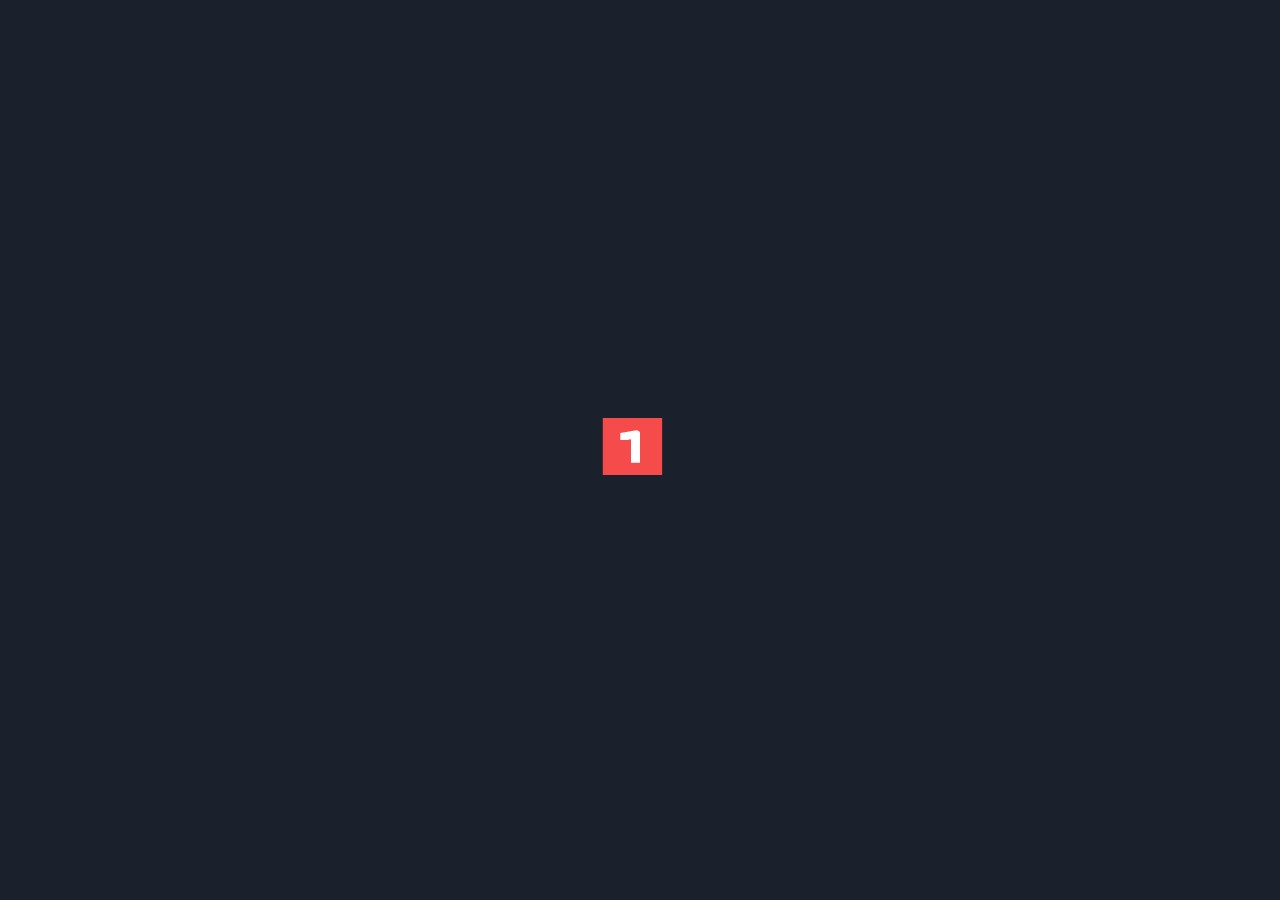
<file: splash.html>
<!DOCTYPE html>
<html lang="en">
<head>
  <meta charset="UTF-8">
  <meta http-equiv="X-UA-Compatible" content="IE=edge">
  <meta name="viewport" content="width=device-width, initial-scale=1.0">
  <link rel="stylesheet" href="font-awesome/css/font-awesome.min.css">
  <link rel="stylesheet" href="styles/style.css">
  <link rel="stylesheet" href="styles/splash.style.css">
  <title>JEEF</title>
</head>
<body>

  <div class="splash-container bg-dark">
    <div class="logo-animation">
      <!-- <svg src="./img/home/logo-animation.svg" alt=""> -->
        <object type="image/svg+xml" data="./img/home/logo-anim3.svg"></object>
    </div>
  </div>


</body>
</html>
</file>
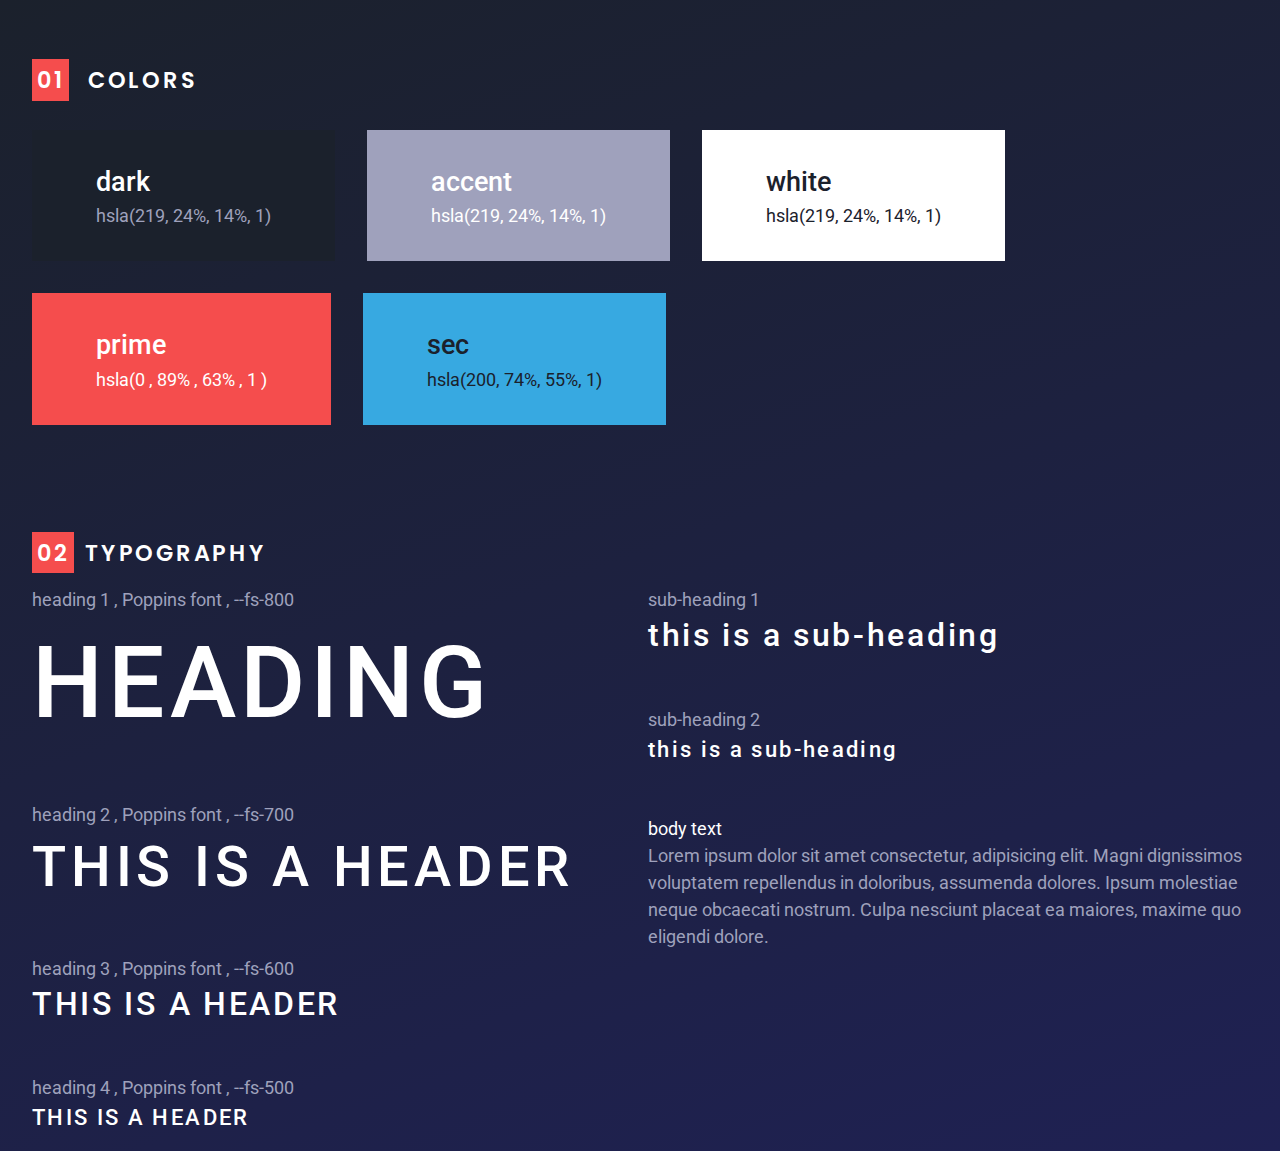
<file: system-design.html>
<!DOCTYPE html>
<html lang="en">
<head>
  <meta charset="UTF-8">
  <meta http-equiv="X-UA-Compatible" content="IE=edge">
  <meta name="viewport" content="width=device-width, initial-scale=1.0">
  <link rel="stylesheet" href="styles/style.css">
  <title>system design</title>
</head>
<body>
  <!-- typography -->
  <section class="container grid " style="--gap : 2rem; margin-top: 3rem;">
    <h1 class="numbered-title"><span>01</span> colors</h1>
    <div class="flex" style="flex-wrap: wrap ;">
      <div class="box bg-dark ">
        <h2>dark</h2>
        <p>hsla(219, 24%, 14%, 1)</p> 
      </div>
      <div class="box bg-accent">
        <h2>accent</h2>
        <p class="text-white">hsla(219, 24%, 14%, 1)</p> 
      </div>
      <div class="box bg-white text-dark">
        <h2 class="text-dark">white</h2>
        <p>hsla(219, 24%, 14%, 1)</p> 
      </div>
      <div class="box bg-prime text-white">
        <h2>prime</h2>
        <p >hsla(0 , 89% , 63% , 1 )</p> 
      </div>
      <div class="box bg-sec text-dark">
        <h2 class="text-dark">sec</h2>
        <p>hsla(200, 74%, 55%, 1)</p> 
      </div>
    </div>
  </section>

  <!-- typography -->
  <section class="container flow" style="padding-top : 4rem ;">
    <h1 class="numbered-title"><span>02</span>typography</h1>
    <div class="flex">
      <div class="flow" style="flex-basis: 100%; --flow-space: 3rem">
        <div>
          <p>heading 1 , Poppins font , --fs-800  </p>
          <h1 class="fs-800 uppercase letter-spacing-1">heading </h1>
        </div>
        <div>
          <p>heading 2 , Poppins font , --fs-700  </p>
          <h1 class="fs-700 uppercase letter-spacing-1">this is a header </h1>
        </div>
        <div>
          <p>heading 3 , Poppins font , --fs-600 </p>
          <h1 class="fs-600 uppercase letter-spacing-2 ">this is a header </h1>
        </div>
        <div>
          <p>heading 4 , Poppins font , --fs-500 </p>
          <h1 class="fs-500 uppercase letter-spacing-3">this is a header </h1>
        </div>
      </div>
      <div class="flow" style="flex-basis: 100%; --flow-space: 3rem">
        <div>
          <p>sub-heading 1  </p>
          <h1 class="fs-600 letter-spacing-2">this is a sub-heading </h1>
        </div>
        <div>
          <p>sub-heading 2  </p>
          <h1 class="fs-500 letter-spacing-3">this is a sub-heading </h1>
        </div>
        <div>
          <p class=" fs-400 text-white">body text </p>
          <p> Lorem ipsum dolor sit amet consectetur, adipisicing elit. Magni dignissimos voluptatem repellendus in doloribus, assumenda dolores. Ipsum molestiae neque obcaecati nostrum. Culpa nesciunt placeat ea maiores, maxime quo eligendi dolore.
          </p>
        </div>
      </div>
    </div>
  </section>

  <!-- interactive elements  -->

  

</body>
</html>
</file>
<file: styles/style.css>
@import url('https://fonts.googleapis.com/css2?family=Poppins:wght@300;400;500;600;700&family=Roboto:wght@300;400;500;700&display=swap');

:root {
  --clr-darker: #1b212c;
  --clr-dark: #1f2153;
  --clr-light: #9fa1bc;
  --clr-white: #ffffff;
  --clr-prime: #f54d4d;
  --clr-sec: #37a9e1;

  --bs-dark: #212529;
  --light: #eee;

  /* font-sizes */
  --fs-900: clamp(5rem, 8vw + 1rem, 9.375rem);
  --fs-800: 3.5rem;
  --fs-700: 2.5rem;
  --fs-600: 1.75rem;
  --fs-500: 1.4rem;
  --fs-400: 1.2rem;
  --fs-300: 1rem;
  --fs-200: 0.875rem;

  /* font-families */
  --ff-heading: 'Poppins', sans-serif;
  --ff-normal: 'Roboto', sans-serif;
}

@media (min-width: 35em) {
  :root {
    --fs-800: 4.8rem;
    --fs-700: 2rem;
    --fs-600: 1rem;
    --fs-400: 0.8rem;
  }
}

@media (min-width: 45em) {
  :root {
    /* font-sizes */
    --fs-800: 6.25rem;
    --fs-700: 3.5rem;
    --fs-600: 2rem;
    --fs-400: 1.125rem;
  }
}

@media (max-width: 45em) {
  :root {
    /* font-sizes */
    --fs-800: 4rem;
    --fs-700: 2rem;
    --fs-600: 2rem;
    --fs-400: 1rem;
  }
}

/* ------------------- */
/* Reset               */
/* ------------------- */

html {
  scroll-behavior: smooth;
}

body {
  position: relative;
  width: 100vw;
  overflow-x: hidden;
  
}

/* Box sizing */
*,
*::before,
*::after {
  box-sizing: border-box;
}

/* Reset margins */
body,
h1,
h2,
h3,
h4,
h5,
p,
figure,
picture {
  margin: 0;
}

h1,
h2,
h3,
h4,
h5,
h6 {
  font-weight: 500;
  color: var(--clr-white);

}

/* set up the body */
body {
  font-family: var(--ff-normal);
  font-size: var(--fs-400);
  color: var(--clr-light);
  background: transparent linear-gradient(160deg,
      var(--clr-darker) 0%,
      var(--clr-dark) 100%) 0% 0% no-repeat padding-box;
  line-height: 1.5;
  min-height: 100vh;
  overflow-x: hidden;
}

/* make images easier to work with */
img {
  max-width: 100%;
  display: block;
}

/* make form elements easier to work with */
input,
button,
textarea,
select {
  font: inherit;
}

a {
  text-decoration: none;
}

/* ------------------- */
/* Utility classes     */
/* ------------------- */

/* general */

.flex {
  display: flex;
  gap: var(--gap, 1rem);
}

.grid {
  display: grid;
  gap: var(--gap, 1rem);
}

.d-block {
  display: block;
}

.flow>*:where(:not(:first-child)) {
  margin-top: var(--flow-space, 1rem);
}

.flow--space-small {
  --flow-space: .75rem;
}

.container {
  padding-inline: 2em;
  margin-inline: auto;
  max-width: 80rem;
  /* by bilal */
  position: relative;
}

/* colors */

.bg-dark {
  background-color: var(--clr-darker);
}

.bg-accent {
  background-color: var(--clr-light);
}

.bg-white {
  background-color: var(--clr-white);
}

.bg-prime {
  background-color: var(--clr-prime);
}

.bg-sec {
  background-color: var(--clr-sec);
}

.text-dark {
  color: var(--clr-darker);
}

.text-accent {
  color: var(--clr-light);
}

.text-white {
  color: var(--clr-white);
}

/* typography */

.ff-heading {
  font-family: var(--ff-heading);
}

.ff-normal {
  font-family: var(--ff-normal);
}

.letter-spacing-1 {
  letter-spacing: 4.75px;
}

.letter-spacing-2 {
  letter-spacing: 2.7px;
}

.letter-spacing-3 {
  letter-spacing: 2.35px;
}

.uppercase {
  text-transform: uppercase;
}

.fs-900 {
  font-size: var(--fs-900);
}

.fs-800 {
  font-size: var(--fs-800);
}

.fs-700 {
  font-size: var(--fs-700);
}

.fs-600 {
  font-size: var(--fs-600);
}

.fs-500 {
  font-size: var(--fs-500);
}

.fs-400 {
  font-size: var(--fs-400);
}

.fs-300 {
  font-size: var(--fs-300);
}

.fs-200 {
  font-size: var(--fs-200);
}

.fs-900,
.fs-800,
.fs-700,
.fs-600 {
  line-height: 1.4;
}

.numbered-title {
  font-family: var(--ff-heading);
  font-size: var(--fs-500);
  font-weight: 600;
  text-transform: uppercase;
  letter-spacing: 2.72px;
}


.numbered-title>span {
  margin-right: .5em;
  font-weight: 600;
  color: var(--clr-white);
  background-color: var(--clr-prime);
  padding: 0.3rem;
}

/* system design calsses  */
.navBar-container {
  width: 100%;
  z-index: 100;
  background-color: var(--clr-darker) !important;
  opacity: 1 !important;
}

.navBar-container.fixed {
  position: fixed;
  background-color: var(--clr-darker) !important;
  opacity: 1 !important;
  top: 0 !important;
  left: 0 !important;
  box-shadow: #000 1px 1px 6px;
}

.navBar-container.fixed .container {
  padding-top: 0.2rem;
  padding-bottom: 0.2rem;
}

.navBar-container.fixed .container .navBar {
  padding: .5rem 0;
}


.box {
  padding: 2rem 4rem;
}

section {
  margin-top: 2rem;
}

.container {
  padding: 1rem 2rem;
}

/* ------------------------------------------------------------------ */

.theme-container {
  width: 70px;
  height: 70px;
  border-radius: 50%;
  position: fixed;
  bottom: 12px;
  right: 12px;
  display: flex;
  justify-content: center;
  align-items: center;
  z-index: 99;
  transition: 0.5s;
  transform: scale(0.7);
  cursor: pointer;
}

.theme-container:hover {
  opacity: 0.75;
}

.shadow-dark {
  background: linear-gradient(145deg, #23282c, #1e2125);
  box-shadow: -4px -4px 10px #1a1d206b,
    4px 4px 10px #282d326d, inset 4px 4px 10px #1e22265f,
    inset -4px -4px 10px #24282c73;
}

.shadow-light {
  box-shadow: -4px -4px 10px #bbcfda71, 4px 4px 10px #ffffff7d,
    inset 4px 4px 10px rgba(238, 240, 243, 0.35),
    inset -4px -4px 10px rgba(255, 253, 253, 0.3);
  background-color: var(--light);
}

@keyframes change {
  0% {
    transform: scale(1);
  }

  100% {
    transform: scale(1.4);
  }
}

.change {
  animation-name: change;
  animation-duration: 1s;
  animation-direction: alternate;
}


/*-----------------------------------< nav-bar : start >-----------------------------------*/

.navBar {
  justify-content: space-between;
  align-items: center;
  padding: 1rem 0.5rem;
  overflow: hidden;
  white-space: nowrap;
}

.navBar>* {
  z-index: 100;
}

.nav-content {
  justify-content: space-between;
  width: 95%;
}

.nav-menu {
  list-style-type: none;
  margin: 1rem 0rem;
}

.btn {
  color: var(--clr-white);
  background-color: var(--clr-prime);
  border: none;
  padding: 0 1rem;
  height: 2.6rem;
  align-self: center;
  width: 10rem;
  position: relative;
}

.btn h1 {
  z-index: 2;
  position: relative;
  transition: 0.4s ease;
}

.btn h1 i {
  font-size: 10px;
  margin-left: 0.6rem;
}

.btn::after,
.btn::before {
  content: "";
  width: 100%;
  height: 0%;
  position: absolute;
  left: 0;
  background-color: var(--clr-white);
  transition: 0.4s ease;
  z-index: 1;
}

.btn::after {
  top: 0;
}

.btn::before {
  bottom: 0;
}

.btn:hover:after,
.btn:hover:before {
  height: 50%;
}

.btn:hover h1 {
  color: var(--clr-prime) !important;
}

/* -----< logo : start >----- */
.Jeef-logo {
  flex-wrap: nowrap;
  font-family: var(--ff-normal) !important;
}

.Jeef-logo div {
  height: 2.6rem;
  width: 1.6rem;
  position: relative;
  transition: .5s ease;
}

.Jeef-logo div:nth-child(1) {
  background-color: var(--clr-prime);
  width: 2.2rem;
  transform: rotateX(180deg);
  display: flex;
  justify-content: center;
  align-items: center;
}

.Jeef-logo div:nth-child(2) div,
.Jeef-logo div:nth-child(3) div,
.Jeef-logo div:nth-child(4) div {
  background-color: var(--clr-prime);
  width: 1.6rem;
  height: 0.5rem;
  position: absolute;
  top: calc(50% - 0.3rem);
}

.Jeef-logo div:nth-child(2) div,
.Jeef-logo div:nth-child(3) div {
  width: 1rem;
}

.Jeef-logo div:nth-child(2)::after,
.Jeef-logo div:nth-child(3)::after,
.Jeef-logo div:nth-child(4)::after {
  content: "";
  width: 1.6rem;
  height: 0.5rem;
  background-color: var(--clr-prime);
  position: absolute;
  top: 0px;
  transition: .5s ease
}

.Jeef-logo div:nth-child(2)::before,
.Jeef-logo div:nth-child(3)::before,
.Jeef-logo div:nth-child(4)::before {
  content: "";
  width: 1.6rem;
  height: 0.5rem;
  background-color: var(--clr-prime);
  position: absolute;
  bottom: 0px;
  transition: .5s ease
}

.Jeef-logo div:nth-child(4)::before {
  width: 0.5rem;
}

.Jeef-logo div:nth-child(1) h1 {
  font-size: 38px;
  font-weight: bolder;
  color: #fff !important;
}

.Jeef-logo:hover div:nth-child(1) {
  transform: rotateX(360deg);
}

.Jeef-logo:hover div:nth-child(2) div,
.Jeef-logo:hover div:nth-child(3) div,
.Jeef-logo:hover div:nth-child(4) div,
.Jeef-logo:hover div:nth-child(2)::before,
.Jeef-logo:hover div:nth-child(3)::before,
.Jeef-logo:hover div:nth-child(4)::before,
.Jeef-logo:hover div:nth-child(2)::after,
.Jeef-logo:hover div:nth-child(3)::after,
.Jeef-logo:hover div:nth-child(4)::after {
  width: 0;
}

/* -----< logo : end >----- */
.item {
  position: relative;
  padding: 0.5rem 0rem;
  transition: 0.5s ease;
}

.item a {
  color: var(--clr-light);
  text-decoration: none;
}

.item::before,
.item.active::before {
  content: "";
  background-color: var(--clr-prime);
  position: absolute;
  bottom: 0;
  width: 0;
  left: 50%;
  height: 3px;
  transition: 0.5s ease;
}

.nav-menu li:hover:before,
.item.active::before {
  left: 0;
  width: 100%;
}

/*---------------------< for mobile >---------------------*/

.nav-content.collapsed {
  background-color: #000000e0;
  position: fixed;
  width: 50%;
  min-width: 10.5rem;
  left: -50%;
  top: 0;
  height: 100vh;
  transition: 0.5s ease;
}

.nav-content.collapsed.active {
  left: 0;
}

.nav-content.collapsed .nav-menu {
  --gap: 0.6rem;
  margin: 0;
  flex-direction: column;
  position: relative;
}

.nav-content.collapsed .btn {
  display: none;
}

/* -------< toggle button >------- */
.toggle {
  display: none;
}

.toggle-btn.collapsed {
  position: relative;
  height: 2.5rem;
  width: 2.5rem;
  display: flex;
  flex-direction: column;
  justify-content: center;
  transform: scale(.7);
}

.toggle-btn.collapsed div,
.toggle-btn.collapsed::after,
.toggle-btn.collapsed::before {
  border-radius: 5px;
  width: 100%;
  height: 0.4rem;
  background-color: var(--clr-white);
  transition: 0.5s ease;
}

.toggle-btn.collapsed::after,
.toggle-btn.collapsed::before {
  content: "";
  position: absolute;
}

.toggle-btn.collapsed::after {
  top: 0;
}

.toggle-btn.collapsed::before {
  bottom: 0;
}

.toggle-btn.collapsed.active div {
  transform: translateX(3rem) scale(0);
}

.toggle-btn.collapsed.active:after {
  top: 1.05rem;
  transform: rotate(-45deg);
}

.toggle-btn.collapsed.active::before {
  bottom: 1.05rem;
  transform: rotate(45deg);
}


.intro-section {
  justify-content: space-between;
  align-items: center;
  white-space: nowrap;
  flex-wrap: wrap;
  padding: 3rem 0rem;
}

.intro-title h1 {
  font-size: var(--fs-600);
  min-width: 14rem;
  max-width: 30rem;
}

.intro-title h1 span:first-child {
  background-color: var(--clr-prime);
  padding: 1rem;
}

.intro_animation {
  position: relative;
  width: 280px;
}

/*-----------------------------------< intro-section : start >-----------------------------------*/
.left-spacing {
  padding-left: 2rem;
}

.first-section,
.second-section {
  max-width: 60rem;
}


.event-website-btn {
  width: 13rem;
  border: 2px var(--clr-prime) solid;
  background-color: transparent;
}

.event-website-btn h1 {
  color: var(--clr-white);
}

.event-website-btn:hover h1 {
  color: var(--clr-white) !important;
}

.event-website-btn::after,
.event-website-btn::before {
  background-color: var(--clr-prime);
}

.counter {
  background-color: var(--clr-prime);
  padding: 0.2rem 0.7rem;
}

.buttons {
  flex-wrap: wrap;
}

/*---------------------------------------< swipper : start >--------------------------------------*/
.swipper {
  position: relative;
  padding: 2rem;
}

.slide {
  justify-content: center;
}

.slide div {
  display: none;
  overflow: hidden;
}

.slide .active,
.slide .active-secondary {
  display: block;
  /* width: 24rem; */
}

.slide div img {
  width: 24rem;
  height: 16rem;
}

.next {
  position: absolute;
  top: calc(50% - 1rem);
  width: 2rem;
  height: 2rem;
  cursor: pointer;
}

.next i {
  font-size: 24px;
}

.go-right {
  right: 0;
}

.go-left {
  left: 0;
}

.bollet {
  position: absolute;
  bottom: 0;
  left: 50%;
  transform: translateX(-50%);
  justify-content: space-between;
}

.bollet span {
  width: 0.7rem;
  min-width: 0.7rem;
  height: 0.7rem;
  border: 1px var(--clr-white) solid;
  border-radius: 50%;
  cursor: pointer;
}

.bollet .active {
  background-color: var(--clr-white);
}

/*---------------------------------------< swipper : end >--------------------------------------*/

@media (max-width: 750px) {
  .intro-section {
    margin-top: 3rem;
    flex-direction: column;
    --gap: 8rem;
  }

  .nav-menu {
    list-style-type: none;
    margin: 1rem 0rem;
    justify-content: center;
    display: flex;
    gap: 1rem;
  }

  .nav-menu .item a{
    color: #fff;
  }
}



@media(max-width: 780px) {
  .slide .active-secondary {
    display: none;
  }

  .swipper {
    padding-top: 0;
    padding-left: 0;
    padding-right: 0;
  }

  .next {
    color: var(--clr-white);
  }

  .next i {
    text-shadow: #1607ad 1px 1px 5px;
  }

  .buttons {
    margin-bottom: 1rem;
  }
}

@media(max-width: 910px) {
  .nav-content .btn {
    display: none;
  }
}

/*----------------------------------------- about start--------------------------------*/
.third-section {
  max-width: 72rem;
}

.third-section h1,
p {
  max-width: 60rem;
}

@media only screen and (max-width : 900px) {

  .flex-container {

    flex-wrap: wrap;
    --gap: 1rem !important;

  }

  .container-icon {
    display: flex;
    flex-direction: column;
    width: 300px;
    height: 150px;
  }

  .container-cellule {
    justify-content: center !important;
  }
}

@media screen and (min-width:660px) {
  .container-cellule :hover {
    background-color: var(--clr-prime);
  }
}

.container-icon {
  width: 300px;
  margin-bottom: 10px;
  display: flex;
  flex-direction: column;
  justify-content: space-evenly;
}



.flex-container {
  padding-bottom: 6rem;
  --gap: 8rem;
  align-items: center;
}

.container-cellule {
  position: relative;
  max-width: 100%;
  display: flex;
  justify-content: space-between;
  flex-wrap: wrap;
  margin-bottom: 6rem;

}

.cellule {
  display: flex;
  justify-content: space-evenly;
  align-items: center;
  flex-direction: column;
  width: 190px;
  height: 250px;
  border: 1px solid var(--clr-prime);
  border-radius: 3px;
  margin-bottom: 20px;
  transition: .3s ease-in-out;
  text-decoration: none;
}

.cellule i {
  display: none;
  color: var(--clr-white);
  transition: .3s ease-in-out;
}

.cellule:hover i {
  display: block;
}



.content {
  position: relative;
}

.content h2 {
  color: #fff;
  font-size: 2em;
  position: absolute;
  transform: translate(-50%, -50%);
}

.content h2:nth-child(1) {
  color: transparent;
  -webkit-text-stroke: 2px #03a9f4;
}

.content h2:nth-child(2) {
  color: #03a9f4;
  animation: animate 4s ease-in-out infinite;
}

@keyframes animate {

  0%,
  100% {
    clip-path: polygon(0% 45%,
        16% 44%,
        33% 50%,
        54% 60%,
        70% 61%,
        84% 59%,
        100% 52%,
        100% 100%,
        0% 100%);
  }

  50% {
    clip-path: polygon(0% 60%,
        15% 65%,
        34% 66%,
        51% 62%,
        67% 50%,
        84% 45%,
        100% 46%,
        100% 100%,
        0% 100%);
  }
}




.flip-card,
.flip-card-click {
  display: inline-block;
  background-color: transparent;
  width: 320px;
  height: 350px;
  margin-right: 12px;
  margin-bottom: 12px;
  /* border: 1px solid #f1f1f1; */
  perspective: 1000px;
}

.flip-card-inner {
  position: relative;
  width: 100%;
  height: 100%;
  text-align: center;
  transition: transform 0.8s;
  transform-style: preserve-3d;
}

.flip-card:hover .flip-card-inner,
.flip-card:focus .flip-card-inner,
.flip-card:focus-within .flip-card-inner,
.flip-card:active .flip-card-inner,
.flip-card-click:focus .flip-card-inner,
.flip-card-click:active .flip-card-inner,
.flip-card-click.flipped .flip-card-inner {
  transform: rotateY(180deg);
}

.flip-card-inner:focus {
  outline: 5px solid #03c23c;
  cursor: pointer;
}

.flip-card-inner:hover {

  cursor: pointer;
}

.flip-card-front,
.flip-card-back {
  position: absolute;
  width: 100%;
  height: 100%;
  display: flex;
  align-items: center;
  justify-content: center;
  -webkit-backface-visibility: hidden;
  backface-visibility: hidden;
}

.flip-card-front p,
.flip-card-back p {
  text-align: left;
  padding: 10px 0px;
  font-size: 12pt;
  color: white;

}

.flip-card-back {

  transform: rotateY(180deg);
  height: 400px;
  overflow: auto;
}



.hidden {
  opacity: 0;
}

.console-underscore {
  color: var(--clr-prime);
  display: inline-block;
  position: relative;
  top: -0.14em;
  left: 10px;
}

.paltform-container {
  margin-right: 2.5rem;
  color: #fff;
  min-height: 200px;
  display: flex;
  justify-content: center;
  align-items: center;
  perspective: 75em;
  perspective-origin: 50% calc(50% - 5em);
  transform-style: preserve-3d;
}

.platform {
  scale: 1.2;
  position: relative;
  transform-style: preserve-3d;
  animation: platform 6s infinite ease-in-out;
}

@keyframes platform {

  0%,
  100% {
    transform: translateY(-0.5em);
  }

  50% {
    transform: translateY(0.5em);
  }
}

.plate {
  position: absolute;
  top: 50%;
  left: 50%;
  border-radius: 50%;
  transform-style: preserve-3d;
}

.plate:nth-child(1) {
  width: 16em;
  height: 16em;
  background-image: radial-gradient(rgb(245, 187, 187), rgb(252, 41, 41));
  transform: translate(-50%, -50%) rotateX(90deg) translateZ(-2em);
  transform: translate(-50%, -50%) rotateX(90deg) translateZ(2em);
}

.plate:nth-child(2) {
  width: 14em;
  height: 14em;
  background-image: radial-gradient(rgb(245, 187, 187), rgb(252, 41, 41));
  transform: translate(-50%, -50%) rotateX(90deg) translateZ(-2em);
}

.plate::before {
  content: '';
  position: absolute;
  top: 50%;
  left: 50%;
  width: 100%;
  height: 0.5em;
  background-image: linear-gradient(90deg, rgb(235, 25, 41), rgb(240, 25, 25), rgb(245, 25, 25), rgb(250, 25, 25));
  transform: translateX(-50%) rotateX(-90deg) translateZ(0.5em);
  transform-origin: top;
}

.plate::after {
  content: '';
  position: absolute;
  top: 50%;
  left: 50%;
  width: 100%;
  height: 100%;
  background-image: linear-gradient(90deg, rgb(235, 25, 41), rgb(240, 25, 25), rgb(245, 25, 25), rgb(250, 25, 25));
  border-radius: 50%;
  transform: translate(-50%, -50%) translateZ(-0.5em);
}

.panel {
  position: absolute;
  top: 50%;
  left: 50%;
  width: 3em;
  height: 3em;
  clip-path: polygon(0 0, 100% 0, 93.25% 100%, 6.75% 100%);
  background-color: #000 5;
  overflow: hidden;
  animation: panalRotate 60s infinite linear;
}

@keyframes panalRotate {

  0%,
  100% {
    opacity: 1;
  }

  50% {
    opacity: 0.1;
  }

  from {
    transform: translate(-50%, calc(-50% + 0.25em)) rotateY(0) translateZ(7em) rotateX(-15deg);
  }

  to {
    transform: translate(-50%, calc(-50% + 0.25em)) rotateY(360deg) translateZ(7em) rotateX(-15deg);
  }
}

.panel:nth-child(1) {
  animation-delay: 0s;
}

.panel:nth-child(1)::after {
  animation-delay: 0s;
}

.panel:nth-child(2) {
  animation-delay: -3.75s;
}

.panel:nth-child(2)::after {
  animation-delay: -1.25s;
}

.panel:nth-child(3) {
  animation-delay: -7.5s;
}

.panel:nth-child(3)::after {
  animation-delay: -2.5s;
}

.panel:nth-child(4) {
  animation-delay: -11.25s;
}

.panel:nth-child(4)::after {
  animation-delay: -3.75s;
}

.panel:nth-child(5) {
  animation-delay: -15s;
}

.panel:nth-child(5)::after {
  animation-delay: -5s;
}

.panel:nth-child(6) {
  animation-delay: -18.75s;
}

.panel:nth-child(6)::after {
  animation-delay: -6.25s;
}

.panel:nth-child(7) {
  animation-delay: -22.5s;
}

.panel:nth-child(7)::after {
  animation-delay: -7.5s;
}

.panel:nth-child(8) {
  animation-delay: -26.25s;
}

.panel:nth-child(8)::after {
  animation-delay: -8.75s;
}

.panel:nth-child(9) {
  animation-delay: -30s;
}

.panel:nth-child(9)::after {
  animation-delay: -10s;
}

.panel:nth-child(10) {
  animation-delay: -33.75s;
}

.panel:nth-child(10)::after {
  animation-delay: -11.25s;
}

.panel:nth-child(11) {
  animation-delay: -37.5s;
}

.panel:nth-child(11)::after {
  animation-delay: -12.5s;
}

.panel:nth-child(12) {
  animation-delay: -41.25s;
}

.panel:nth-child(12)::after {
  animation-delay: -13.75s;
}

.panel:nth-child(13) {
  animation-delay: -45s;
}

.panel:nth-child(13)::after {
  animation-delay: -15s;
}

.panel:nth-child(14) {
  animation-delay: -48.75s;
}

.panel:nth-child(14)::after {
  animation-delay: -16.25s;
}

.panel:nth-child(15) {
  animation-delay: -52.5s;
}

.panel:nth-child(15)::after {
  animation-delay: -17.5s;
}

.panel:nth-child(16) {
  animation-delay: -56.25s;
}

.panel:nth-child(16)::after {
  animation-delay: -18.75s;
}

.panel::after {
  position: absolute;
  top: 50%;
  left: 50%;
  content: "JUNIOR ENTREPRISE ENSA FES <JEEF/> ";
  font-weight: 700;
  font-size: 2em;
  white-space: nowrap;
  color: #000 9;
  text-shadow: 0 0 5px var(--clr-prime), 0 0 15px var(--clr-light), 0 0 30px var(--clr-light);
  animation: textMove 20s infinite linear;
}

@keyframes textMove {
  from {
    transform: translate(2rem, -50%);
  }

  to {
    transform: translate(-42.64rem, -50%);
  }
}

/* ------------------------------------------about end ------------------------------------ */
</file>
<file: styles/event.style.css>
.grid-container {
  display: grid;
  grid-template-columns: 4rem 1fr;

}

@media(max-width: 780px) {
  .grid-container {
    grid-template-columns: 1fr;
    gap: 1rem;
  }
}

.jeef_magic_cube {
  position: relative;
  width: 300px;
  height: 200px;
  z-index: 1;
}

label {
  left: 6vmin;
  color: white;
  font-weight: bold;
}

#shadows {
  left: 2vmin;
}

#shadows:not(:checked)~.cubes {
  --shadow-filter: none;
}

.cubes {
  backface-visibility: visible;
  overflow: visible;
  transform-style: preserve-3d;
  top: 0;
  left: 50%;
  perspective: 90000px;
  transform-origin: center;
  transform: scale(0.7) rotateX(60deg) rotateZ(-41deg) translate(-74%, 0);
  position: relative;
}

.cube,
.large-shadow {
  height: 10vmin;
  width: 10vmin;
  transform-style: preserve-3d;
  -webkit-backface-visibility: visible;
  backface-visibility: visible;
  transform-origin: center center -0.5vmin;
  position: absolute;
  top: 0;
  left: 0;
}



.cube_ground {
  content: "";
  width: 16rem;
  height: 16rem;
  border-radius: 8px;
  box-shadow: #ffffff40 1px 1px 113px;
  background-image: url(../img/white_grid.png);
  background-size: cover;
  position: absolute;
  z-index: -10;
  transform-origin: center;
  top: 45px;
  left: 12px;
  transform: scale(0.8) rotateX(60deg) rotateZ(-41deg) translate(0, 0);
}

@media(max-width: 750px) {
  .cube_ground {
    display: none;
  }

  .cubes {
    left: 190px;
    perspective: 90000px;
    transform-origin: center;
    transform: scale(1) rotateX(60deg) rotateZ(-41deg) translate(-50%, -50%);
  }

}

.cube>.cube-wrap,
.large-shadow>.cube-wrap {
  -webkit-animation: cube 4s infinite both;
  animation: cube 4s infinite both;
  position: absolute;
  top: 0;
  left: 0;
  width: 100%;
  height: 100%;
  transform-style: preserve-3d;
  -webkit-backface-visibility: visible;
  backface-visibility: visible;
  transform-origin: center center -0.5vmin;
  will-change: transform;
}

@keyframes cube {

  from,
  to,
  20%,
  60% {
    -webkit-animation-timing-function: step-start;
    animation-timing-function: step-start;
    transform: none;
  }

  40% {
    transform: rotateY(-1turn);
  }
}

.cube[data-cube^="1"],
.large-shadow[data-cube^="1"] {
  top: calc(-10vmin - 2px);
  --color-bg-top: #f39191;
  --color-bg-bottom: #f67272;
  --color-fl-top: #f45656;
  --color-fl-bottom: #fa1d1d;
}

.cube[data-cube^="2"],
.large-shadow[data-cube^="2"] {
  --color-bg-top: #ffffff;
  --color-bg-bottom: #b8b8b8;
  --color-fl-top: #999696;
  --color-fl-bottom: #757778;
}

.cube[data-cube^="3"],
.large-shadow[data-cube^="3"] {
  top: calc(10vmin + 2px);
  --color-bg-top: #f39191;
  --color-bg-bottom: #f67272;
  --color-fl-top: #f45656;
  --color-fl-bottom: #fa1d1d;
}

.cube[data-cube^="11"],
.cube[data-cube^="21"],
.cube[data-cube^="31"],
.large-shadow[data-cube^="11"],
.large-shadow[data-cube^="21"],
.large-shadow[data-cube^="31"] {
  left: calc(-10vmin - 2px);
  --color-fr-top: #cf0000;
  --color-fr-bottom: #a80000;
}

.cube[data-cube^="12"],
.cube[data-cube^="22"],
.cube[data-cube^="32"],
.large-shadow[data-cube^="12"],
.large-shadow[data-cube^="22"],
.large-shadow[data-cube^="32"] {
  --color-fr-top: #cf0000;
  --color-fr-bottom: #a80000;
}

.cube[data-cube^="13"],
.cube[data-cube^="23"],
.cube[data-cube^="33"],
.large-shadow[data-cube^="13"],
.large-shadow[data-cube^="23"],
.large-shadow[data-cube^="33"] {
  left: calc(10vmin + 2px);
  --color-fr-top: #cf0000;
  --color-fr-bottom: #a80000;
}

.cube[data-cube$="2"],
.large-shadow[data-cube$="2"] {
  transform: translateZ(calc(10vmin + 2px));
}

.cube[data-cube$="3"],
.large-shadow[data-cube$="3"] {
  transform: translateZ(calc(-10vmin - 2px));
}

.large-shadows {
  transform: translateZ(-21vmin);
}

.large-shadow {
  background: black;
  height: 10vmin;
  width: 10vmin;
  transform-origin: top right;
  -webkit-animation: large-shadow 4s infinite both;
  animation: large-shadow 4s infinite both;
  filter: var(--shadow-filter, blur(3vmin));
  opacity: 0.2;
  will-change: transform;
}

@keyframes large-shadow {

  from,
  80%,
  to {
    transform: scale(1.5, 3);
  }

  20% {
    transform: scale(1.5, 2);
  }

  40%,
  60% {
    transform: scale(1.5, 5);
  }

  50% {
    transform: scale(1, 5);
  }
}

[class^=cube-] {
  position: absolute;
  width: 100%;
  height: 100%;
  -webkit-backface-visibility: visible;
  backface-visibility: visible;
  top: 0;
  left: 0;
}

[class^=cube-],
[class^=cube-]:before {
  will-change: transform;
  -webkit-animation: any 4s infinite both;
  animation: any 4s infinite both;
}

[class^=cube-]:before {
  content: "";
  display: block;
  position: absolute;
  top: 0;
  left: 0;
  width: 100%;
  height: 100%;
  background-color: inherit;
}

.cube-top {
  -webkit-animation-name: cube-top;
  animation-name: cube-top;
  overflow: hidden;
}

.cube-top:before,
.cube-top:after {
  will-change: transform;
}

.cube-top:before {
  background-image: linear-gradient(to bottom, #CBFEFF, transparent), linear-gradient(to bottom, var(--color-bg-top), var(--color-bg-bottom));
  background-size: 2px 100%, auto;
  background-repeat: no-repeat;
}

.cube-top:after {
  content: "";
  display: block;
  position: absolute;
  top: 0;
  left: 0;
  width: 100%;
  height: 100%;
  background-color: #DFF4F0;
  -webkit-animation: cube-top-flash 4s infinite both;
  animation: cube-top-flash 4s infinite both;
}

@keyframes cube-top-flash {

  from,
  50%,
  60%,
  to {
    opacity: 0;
  }

  52% {
    opacity: 0.9;
  }
}


@keyframes cube-top {
  20% {
    transform: translateZ(calc(-10vmin + 2vmin));
  }

  40%,
  60%,
  80% {
    transform: none;
  }
}

.cube-front-left {
  transform-origin: left center;
  transform: rotateY(90deg);
  overflow: hidden;
}

.cube-front-left:before {
  background-image: linear-gradient(to bottom, var(--color-fl-top), var(--color-fl-bottom)), linear-gradient(to bottom, rgba(255, 255, 255, 0.5), transparent 60%);
  background-size: auto auto 1px 100%;
  background-repeat: no-repeat;
  transform-origin: right;
  -webkit-animation-name: cube-front-left;
  animation-name: cube-front-left;
  will-change: transform;
}


@keyframes cube-front-left {
  20% {
    transform: scaleX(0.2);
  }

  40%,
  60% {
    transform: translateX(-8vmin) scaleX(0.2);
  }

  80% {
    transform: none;
  }
}

.cube-front-right {
  transform-origin: bottom center;
  transform: rotateX(90deg);
}

.cube-front-right:before {
  background-image: linear-gradient(to right, var(--color-fr-top), var(--color-fr-bottom));
  transform-origin: top;
  -webkit-animation-name: cube-front-right;
  animation-name: cube-front-right;
  will-change: transform;
}


@keyframes cube-front-right {
  20% {
    transform: scaleY(0.2);
  }

  40%,
  60% {
    transform: translateY(8vmin) scaleY(0.2);
  }

  80% {
    transform: none;
  }
}

.cube-bottom {
  transform: translateZ(-10vmin);
  background-image: linear-gradient(to bottom, var(--color-bg-top), var(--color-bg-bottom));
  -webkit-animation-name: cube-bottom;
  animation-name: cube-bottom;
}


@keyframes cube-bottom {

  from,
  20%,
  80%,
  to {
    transform: translateZ(calc(-10vmin + 1px)) scale(0.95);
  }

  40%,
  60% {
    transform: translateZ(-2vmin) scale(0.95);
  }
}

.cube-bottom:after {
  content: "";
  display: block;
  position: absolute;
  top: 0;
  left: 0;
  width: 100%;
  height: 100%;
  background-color: #DFF4F0;
  -webkit-animation: cube-bottom-flash 4s infinite both;
  animation: cube-bottom-flash 4s infinite both;
  will-change: transform;
}


@keyframes cube-bottom-flash {

  from,
  40%,
  50%,
  to {
    opacity: 0;
  }

  45% {
    opacity: 0.9;
  }
}

[class^=shadow] {
  position: absolute;
  top: 0;
  left: 0;
  width: 100%;
  height: 100%;
  overflow: hidden;
  filter: var(--shadow-filter, blur(20px));
}

[class^=shadow],
[class^=shadow]:before {
  will-change: transform;
}

[class^=shadow]:before {
  content: "";
  display: block;
  position: absolute;
  top: 0;
  left: 0;
  width: 100%;
  height: 100%;
  background-color: #214354;
  opacity: 0.7;
}

.shadow-y {
  -webkit-animation: shadow-y 4s infinite both;
  animation: shadow-y 4s infinite both;
}

.shadow-y[data-cube^="11"],
.shadow-y[data-cube^="21"] {
  left: 10%;
}

.shadow-y[data-cube^="13"],
.shadow-y[data-cube^="23"] {
  left: -10%;
}

@keyframes shadow-y {

  to,
  40%,
  60%,
  80%,
  from {
    transform: translateY(-100%) scale(2, 0.75);
  }

  20% {
    transform: scale(2, 1);
  }
}

.shadow-y:before {
  -webkit-animation: shadow-y-inverse 4s infinite both;
  animation: shadow-y-inverse 4s infinite both;
  transform-origin: top center;
}

@keyframes shadow-y-inverse {

  to,
  40%,
  60%,
  80%,
  from {
    opacity: 0.9;
    transform: scale(2, 1);
  }

  20% {
    opacity: 0;
    transform: translateY(-100%) scale(2, 0.75);
  }
}

.shadow-flip {
  width: 2vmin;
  height: 50%;
  top: -1vmin;
  left: calc(50% - 1vmin);
  transform-origin: top center;
  filter: var(--shadow-filter, blur(1vmin));
  -webkit-animation: shadow-flip 4s infinite both;
  animation: shadow-flip 4s infinite both;
  overflow: visible;
}


@keyframes shadow-flip {

  from,
  20%,
  40%,
  50%,
  to {
    transform: rotate(90deg);
  }

  45% {
    transform: rotate(270deg);
  }
}

.shadow-flip:before {
  -webkit-animation: shadow-flip-inverse 4s infinite both;
  animation: shadow-flip-inverse 4s infinite both;
  transform-origin: top center;
  opacity: 0;
}


@keyframes shadow-flip-inverse {

  from,
  20%,
  40%,
  50%,
  to {
    transform: rotate(0deg);
    opacity: 0;
  }

  45% {
    transform: rotate(-180deg);
    opacity: 0.6;
  }
}

.shadow-z {
  -webkit-animation: shadow-z 4s infinite both;
  animation: shadow-z 4s infinite both;
  overflow: visible;
  will-change: transform;
  transform-origin: top center;
}

.shadow-z[data-cube^="11"] {
  --shadow-z-left: 50%;
  --shadow-z-top: 50%;
}

.shadow-z[data-cube^="21"],
.shadow-z[data-cube^="31"] {
  --shadow-z-left: 50%;
  --shadow-z-top: 0;
}

.shadow-z[data-cube^="32"] {
  --shadow-z-left: 0;
  --shadow-z-top: 0;
  --shadow-x-scale: 2;
}

.shadow-z[data-cube^="33"] {
  --shadow-z-left: -50%;
  --shadow-z-top: 0;
}


@keyframes shadow-z {

  from,
  40%,
  60%,
  80%,
  to {
    transform: scale(var(--shadow-x-scale), 2);
  }

  20% {
    transform: translateX(var(--shadow-z-left)) translateY(var(--shadow-z-top)) scale(calc(var(--shadow-x-scale, 1) / 2), 2);
  }
}

.shadow-z:before {
  -webkit-animation: shadow-z-inverse 4s infinite both;
  animation: shadow-z-inverse 4s infinite both;
}


@keyframes shadow-z-inverse {

  40%,
  60% {
    transform: translateX(var(--shadow-z-left)) translateY(var(--shadow-z-top)) scale(var(--shadow-x-scale, 1), 2);
  }

  45% {
    opacity: 0;
  }

  from,
  40%,
  55% {
    opacity: 0.5;
  }

  to {
    opacity: 1;
  }

  from,
  20%,
  80%,
  to {
    transform: scale(2);
  }
}

.cube[data-cube="111"]>.cube-wrap,
.cube[data-cube="111"]>.cube-wrap:before,
.cube[data-cube="111"]>.cube-wrap:after,
.cube[data-cube="111"]>.cube-wrap>[class^=cube-],
.cube[data-cube="111"]>.cube-wrap>[class^=cube-]:before,
.cube[data-cube="111"]>.cube-wrap>[class^=cube-]:after {
  -webkit-animation-delay: 115ms;
  animation-delay: 115ms;
}

.cube[data-cube="111"]>.cube-wrap [class^=shadow-] {
  -webkit-animation-delay: 115ms;
  animation-delay: 115ms;
}

[class^=shadow-][data-cube="111"]:before,
.large-shadow[data-cube="111"] {
  -webkit-animation-delay: 115ms;
  animation-delay: 115ms;
}

.cube[data-cube="112"]>.cube-wrap,
.cube[data-cube="112"]>.cube-wrap:before,
.cube[data-cube="112"]>.cube-wrap:after,
.cube[data-cube="112"]>.cube-wrap>[class^=cube-],
.cube[data-cube="112"]>.cube-wrap>[class^=cube-]:before,
.cube[data-cube="112"]>.cube-wrap>[class^=cube-]:after {
  -webkit-animation-delay: 262ms;
  animation-delay: 262ms;
}

.cube[data-cube="112"]>.cube-wrap [class^=shadow-] {
  -webkit-animation-delay: 262ms;
  animation-delay: 262ms;
}

[class^=shadow-][data-cube="112"]:before,
.large-shadow[data-cube="112"] {
  -webkit-animation-delay: 262ms;
  animation-delay: 262ms;
}

.cube[data-cube="113"]>.cube-wrap,
.cube[data-cube="113"]>.cube-wrap:before,
.cube[data-cube="113"]>.cube-wrap:after,
.cube[data-cube="113"]>.cube-wrap>[class^=cube-],
.cube[data-cube="113"]>.cube-wrap>[class^=cube-]:before,
.cube[data-cube="113"]>.cube-wrap>[class^=cube-]:after {
  -webkit-animation-delay: 85ms;
  animation-delay: 85ms;
}

.cube[data-cube="113"]>.cube-wrap [class^=shadow-] {
  -webkit-animation-delay: 85ms;
  animation-delay: 85ms;
}

[class^=shadow-][data-cube="113"]:before,
.large-shadow[data-cube="113"] {
  -webkit-animation-delay: 85ms;
  animation-delay: 85ms;
}

.cube[data-cube="121"]>.cube-wrap,
.cube[data-cube="121"]>.cube-wrap:before,
.cube[data-cube="121"]>.cube-wrap:after,
.cube[data-cube="121"]>.cube-wrap>[class^=cube-],
.cube[data-cube="121"]>.cube-wrap>[class^=cube-]:before,
.cube[data-cube="121"]>.cube-wrap>[class^=cube-]:after {
  -webkit-animation-delay: 51ms;
  animation-delay: 51ms;
}

.cube[data-cube="121"]>.cube-wrap [class^=shadow-] {
  -webkit-animation-delay: 51ms;
  animation-delay: 51ms;
}

[class^=shadow-][data-cube="121"]:before,
.large-shadow[data-cube="121"] {
  -webkit-animation-delay: 51ms;
  animation-delay: 51ms;
}

.cube[data-cube="122"]>.cube-wrap,
.cube[data-cube="122"]>.cube-wrap:before,
.cube[data-cube="122"]>.cube-wrap:after,
.cube[data-cube="122"]>.cube-wrap>[class^=cube-],
.cube[data-cube="122"]>.cube-wrap>[class^=cube-]:before,
.cube[data-cube="122"]>.cube-wrap>[class^=cube-]:after {
  -webkit-animation-delay: 222ms;
  animation-delay: 222ms;
}

.cube[data-cube="122"]>.cube-wrap [class^=shadow-] {
  -webkit-animation-delay: 222ms;
  animation-delay: 222ms;
}

[class^=shadow-][data-cube="122"]:before,
.large-shadow[data-cube="122"] {
  -webkit-animation-delay: 222ms;
  animation-delay: 222ms;
}

.cube[data-cube="123"]>.cube-wrap,
.cube[data-cube="123"]>.cube-wrap:before,
.cube[data-cube="123"]>.cube-wrap:after,
.cube[data-cube="123"]>.cube-wrap>[class^=cube-],
.cube[data-cube="123"]>.cube-wrap>[class^=cube-]:before,
.cube[data-cube="123"]>.cube-wrap>[class^=cube-]:after {
  -webkit-animation-delay: 284ms;
  animation-delay: 284ms;
}

.cube[data-cube="123"]>.cube-wrap [class^=shadow-] {
  -webkit-animation-delay: 284ms;
  animation-delay: 284ms;
}

[class^=shadow-][data-cube="123"]:before,
.large-shadow[data-cube="123"] {
  -webkit-animation-delay: 284ms;
  animation-delay: 284ms;
}

.cube[data-cube="131"]>.cube-wrap,
.cube[data-cube="131"]>.cube-wrap:before,
.cube[data-cube="131"]>.cube-wrap:after,
.cube[data-cube="131"]>.cube-wrap>[class^=cube-],
.cube[data-cube="131"]>.cube-wrap>[class^=cube-]:before,
.cube[data-cube="131"]>.cube-wrap>[class^=cube-]:after {
  -webkit-animation-delay: 250ms;
  animation-delay: 250ms;
}

.cube[data-cube="131"]>.cube-wrap [class^=shadow-] {
  -webkit-animation-delay: 250ms;
  animation-delay: 250ms;
}

[class^=shadow-][data-cube="131"]:before,
.large-shadow[data-cube="131"] {
  -webkit-animation-delay: 250ms;
  animation-delay: 250ms;
}

.cube[data-cube="132"]>.cube-wrap,
.cube[data-cube="132"]>.cube-wrap:before,
.cube[data-cube="132"]>.cube-wrap:after,
.cube[data-cube="132"]>.cube-wrap>[class^=cube-],
.cube[data-cube="132"]>.cube-wrap>[class^=cube-]:before,
.cube[data-cube="132"]>.cube-wrap>[class^=cube-]:after {
  -webkit-animation-delay: 17ms;
  animation-delay: 17ms;
}

.cube[data-cube="132"]>.cube-wrap [class^=shadow-] {
  -webkit-animation-delay: 17ms;
  animation-delay: 17ms;
}

[class^=shadow-][data-cube="132"]:before,
.large-shadow[data-cube="132"] {
  -webkit-animation-delay: 17ms;
  animation-delay: 17ms;
}

.cube[data-cube="133"]>.cube-wrap,
.cube[data-cube="133"]>.cube-wrap:before,
.cube[data-cube="133"]>.cube-wrap:after,
.cube[data-cube="133"]>.cube-wrap>[class^=cube-],
.cube[data-cube="133"]>.cube-wrap>[class^=cube-]:before,
.cube[data-cube="133"]>.cube-wrap>[class^=cube-]:after {
  -webkit-animation-delay: 279ms;
  animation-delay: 279ms;
}

.cube[data-cube="133"]>.cube-wrap [class^=shadow-] {
  -webkit-animation-delay: 279ms;
  animation-delay: 279ms;
}

[class^=shadow-][data-cube="133"]:before,
.large-shadow[data-cube="133"] {
  -webkit-animation-delay: 279ms;
  animation-delay: 279ms;
}

.cube[data-cube="211"]>.cube-wrap,
.cube[data-cube="211"]>.cube-wrap:before,
.cube[data-cube="211"]>.cube-wrap:after,
.cube[data-cube="211"]>.cube-wrap>[class^=cube-],
.cube[data-cube="211"]>.cube-wrap>[class^=cube-]:before,
.cube[data-cube="211"]>.cube-wrap>[class^=cube-]:after {
  -webkit-animation-delay: 202ms;
  animation-delay: 202ms;
}

.cube[data-cube="211"]>.cube-wrap [class^=shadow-] {
  -webkit-animation-delay: 202ms;
  animation-delay: 202ms;
}

[class^=shadow-][data-cube="211"]:before,
.large-shadow[data-cube="211"] {
  -webkit-animation-delay: 202ms;
  animation-delay: 202ms;
}

.cube[data-cube="212"]>.cube-wrap,
.cube[data-cube="212"]>.cube-wrap:before,
.cube[data-cube="212"]>.cube-wrap:after,
.cube[data-cube="212"]>.cube-wrap>[class^=cube-],
.cube[data-cube="212"]>.cube-wrap>[class^=cube-]:before,
.cube[data-cube="212"]>.cube-wrap>[class^=cube-]:after {
  -webkit-animation-delay: 296ms;
  animation-delay: 296ms;
}

.cube[data-cube="212"]>.cube-wrap [class^=shadow-] {
  -webkit-animation-delay: 296ms;
  animation-delay: 296ms;
}

[class^=shadow-][data-cube="212"]:before,
.large-shadow[data-cube="212"] {
  -webkit-animation-delay: 296ms;
  animation-delay: 296ms;
}

.cube[data-cube="213"]>.cube-wrap,
.cube[data-cube="213"]>.cube-wrap:before,
.cube[data-cube="213"]>.cube-wrap:after,
.cube[data-cube="213"]>.cube-wrap>[class^=cube-],
.cube[data-cube="213"]>.cube-wrap>[class^=cube-]:before,
.cube[data-cube="213"]>.cube-wrap>[class^=cube-]:after {
  -webkit-animation-delay: 144ms;
  animation-delay: 144ms;
}

.cube[data-cube="213"]>.cube-wrap [class^=shadow-] {
  -webkit-animation-delay: 144ms;
  animation-delay: 144ms;
}

[class^=shadow-][data-cube="213"]:before,
.large-shadow[data-cube="213"] {
  -webkit-animation-delay: 144ms;
  animation-delay: 144ms;
}

.cube[data-cube="221"]>.cube-wrap,
.cube[data-cube="221"]>.cube-wrap:before,
.cube[data-cube="221"]>.cube-wrap:after,
.cube[data-cube="221"]>.cube-wrap>[class^=cube-],
.cube[data-cube="221"]>.cube-wrap>[class^=cube-]:before,
.cube[data-cube="221"]>.cube-wrap>[class^=cube-]:after {
  -webkit-animation-delay: 268ms;
  animation-delay: 268ms;
}

.cube[data-cube="221"]>.cube-wrap [class^=shadow-] {
  -webkit-animation-delay: 268ms;
  animation-delay: 268ms;
}

[class^=shadow-][data-cube="221"]:before,
.large-shadow[data-cube="221"] {
  -webkit-animation-delay: 268ms;
  animation-delay: 268ms;
}

.cube[data-cube="222"]>.cube-wrap,
.cube[data-cube="222"]>.cube-wrap:before,
.cube[data-cube="222"]>.cube-wrap:after,
.cube[data-cube="222"]>.cube-wrap>[class^=cube-],
.cube[data-cube="222"]>.cube-wrap>[class^=cube-]:before,
.cube[data-cube="222"]>.cube-wrap>[class^=cube-]:after {
  -webkit-animation-delay: 122ms;
  animation-delay: 122ms;
}

.cube[data-cube="222"]>.cube-wrap [class^=shadow-] {
  -webkit-animation-delay: 122ms;
  animation-delay: 122ms;
}

[class^=shadow-][data-cube="222"]:before,
.large-shadow[data-cube="222"] {
  -webkit-animation-delay: 122ms;
  animation-delay: 122ms;
}

.cube[data-cube="223"]>.cube-wrap,
.cube[data-cube="223"]>.cube-wrap:before,
.cube[data-cube="223"]>.cube-wrap:after,
.cube[data-cube="223"]>.cube-wrap>[class^=cube-],
.cube[data-cube="223"]>.cube-wrap>[class^=cube-]:before,
.cube[data-cube="223"]>.cube-wrap>[class^=cube-]:after {
  -webkit-animation-delay: 243ms;
  animation-delay: 243ms;
}

.cube[data-cube="223"]>.cube-wrap [class^=shadow-] {
  -webkit-animation-delay: 243ms;
  animation-delay: 243ms;
}

[class^=shadow-][data-cube="223"]:before,
.large-shadow[data-cube="223"] {
  -webkit-animation-delay: 243ms;
  animation-delay: 243ms;
}

.cube[data-cube="231"]>.cube-wrap,
.cube[data-cube="231"]>.cube-wrap:before,
.cube[data-cube="231"]>.cube-wrap:after,
.cube[data-cube="231"]>.cube-wrap>[class^=cube-],
.cube[data-cube="231"]>.cube-wrap>[class^=cube-]:before,
.cube[data-cube="231"]>.cube-wrap>[class^=cube-]:after {
  -webkit-animation-delay: 75ms;
  animation-delay: 75ms;
}

.cube[data-cube="231"]>.cube-wrap [class^=shadow-] {
  -webkit-animation-delay: 75ms;
  animation-delay: 75ms;
}

[class^=shadow-][data-cube="231"]:before,
.large-shadow[data-cube="231"] {
  -webkit-animation-delay: 75ms;
  animation-delay: 75ms;
}

.cube[data-cube="232"]>.cube-wrap,
.cube[data-cube="232"]>.cube-wrap:before,
.cube[data-cube="232"]>.cube-wrap:after,
.cube[data-cube="232"]>.cube-wrap>[class^=cube-],
.cube[data-cube="232"]>.cube-wrap>[class^=cube-]:before,
.cube[data-cube="232"]>.cube-wrap>[class^=cube-]:after {
  -webkit-animation-delay: 276ms;
  animation-delay: 276ms;
}

.cube[data-cube="232"]>.cube-wrap [class^=shadow-] {
  -webkit-animation-delay: 276ms;
  animation-delay: 276ms;
}

[class^=shadow-][data-cube="232"]:before,
.large-shadow[data-cube="232"] {
  -webkit-animation-delay: 276ms;
  animation-delay: 276ms;
}

.cube[data-cube="233"]>.cube-wrap,
.cube[data-cube="233"]>.cube-wrap:before,
.cube[data-cube="233"]>.cube-wrap:after,
.cube[data-cube="233"]>.cube-wrap>[class^=cube-],
.cube[data-cube="233"]>.cube-wrap>[class^=cube-]:before,
.cube[data-cube="233"]>.cube-wrap>[class^=cube-]:after {
  -webkit-animation-delay: 94ms;
  animation-delay: 94ms;
}

.cube[data-cube="233"]>.cube-wrap [class^=shadow-] {
  -webkit-animation-delay: 94ms;
  animation-delay: 94ms;
}

[class^=shadow-][data-cube="233"]:before,
.large-shadow[data-cube="233"] {
  -webkit-animation-delay: 94ms;
  animation-delay: 94ms;
}

.cube[data-cube="311"]>.cube-wrap,
.cube[data-cube="311"]>.cube-wrap:before,
.cube[data-cube="311"]>.cube-wrap:after,
.cube[data-cube="311"]>.cube-wrap>[class^=cube-],
.cube[data-cube="311"]>.cube-wrap>[class^=cube-]:before,
.cube[data-cube="311"]>.cube-wrap>[class^=cube-]:after {
  -webkit-animation-delay: 96ms;
  animation-delay: 96ms;
}

.cube[data-cube="311"]>.cube-wrap [class^=shadow-] {
  -webkit-animation-delay: 96ms;
  animation-delay: 96ms;
}

[class^=shadow-][data-cube="311"]:before,
.large-shadow[data-cube="311"] {
  -webkit-animation-delay: 96ms;
  animation-delay: 96ms;
}

.cube[data-cube="312"]>.cube-wrap,
.cube[data-cube="312"]>.cube-wrap:before,
.cube[data-cube="312"]>.cube-wrap:after,
.cube[data-cube="312"]>.cube-wrap>[class^=cube-],
.cube[data-cube="312"]>.cube-wrap>[class^=cube-]:before,
.cube[data-cube="312"]>.cube-wrap>[class^=cube-]:after {
  -webkit-animation-delay: 29ms;
  animation-delay: 29ms;
}

.cube[data-cube="312"]>.cube-wrap [class^=shadow-] {
  -webkit-animation-delay: 29ms;
  animation-delay: 29ms;
}

[class^=shadow-][data-cube="312"]:before,
.large-shadow[data-cube="312"] {
  -webkit-animation-delay: 29ms;
  animation-delay: 29ms;
}

.cube[data-cube="313"]>.cube-wrap,
.cube[data-cube="313"]>.cube-wrap:before,
.cube[data-cube="313"]>.cube-wrap:after,
.cube[data-cube="313"]>.cube-wrap>[class^=cube-],
.cube[data-cube="313"]>.cube-wrap>[class^=cube-]:before,
.cube[data-cube="313"]>.cube-wrap>[class^=cube-]:after {
  -webkit-animation-delay: 162ms;
  animation-delay: 162ms;
}

.cube[data-cube="313"]>.cube-wrap [class^=shadow-] {
  -webkit-animation-delay: 162ms;
  animation-delay: 162ms;
}

[class^=shadow-][data-cube="313"]:before,
.large-shadow[data-cube="313"] {
  -webkit-animation-delay: 162ms;
  animation-delay: 162ms;
}

.cube[data-cube="321"]>.cube-wrap,
.cube[data-cube="321"]>.cube-wrap:before,
.cube[data-cube="321"]>.cube-wrap:after,
.cube[data-cube="321"]>.cube-wrap>[class^=cube-],
.cube[data-cube="321"]>.cube-wrap>[class^=cube-]:before,
.cube[data-cube="321"]>.cube-wrap>[class^=cube-]:after {
  -webkit-animation-delay: 182ms;
  animation-delay: 182ms;
}

.cube[data-cube="321"]>.cube-wrap [class^=shadow-] {
  -webkit-animation-delay: 182ms;
  animation-delay: 182ms;
}

[class^=shadow-][data-cube="321"]:before,
.large-shadow[data-cube="321"] {
  -webkit-animation-delay: 182ms;
  animation-delay: 182ms;
}

.cube[data-cube="322"]>.cube-wrap,
.cube[data-cube="322"]>.cube-wrap:before,
.cube[data-cube="322"]>.cube-wrap:after,
.cube[data-cube="322"]>.cube-wrap>[class^=cube-],
.cube[data-cube="322"]>.cube-wrap>[class^=cube-]:before,
.cube[data-cube="322"]>.cube-wrap>[class^=cube-]:after {
  -webkit-animation-delay: 57ms;
  animation-delay: 57ms;
}

.cube[data-cube="322"]>.cube-wrap [class^=shadow-] {
  -webkit-animation-delay: 57ms;
  animation-delay: 57ms;
}

[class^=shadow-][data-cube="322"]:before,
.large-shadow[data-cube="322"] {
  -webkit-animation-delay: 57ms;
  animation-delay: 57ms;
}

.cube[data-cube="323"]>.cube-wrap,
.cube[data-cube="323"]>.cube-wrap:before,
.cube[data-cube="323"]>.cube-wrap:after,
.cube[data-cube="323"]>.cube-wrap>[class^=cube-],
.cube[data-cube="323"]>.cube-wrap>[class^=cube-]:before,
.cube[data-cube="323"]>.cube-wrap>[class^=cube-]:after {
  -webkit-animation-delay: 208ms;
  animation-delay: 208ms;
}

.cube[data-cube="323"]>.cube-wrap [class^=shadow-] {
  -webkit-animation-delay: 208ms;
  animation-delay: 208ms;
}

[class^=shadow-][data-cube="323"]:before,
.large-shadow[data-cube="323"] {
  -webkit-animation-delay: 208ms;
  animation-delay: 208ms;
}

.cube[data-cube="331"]>.cube-wrap,
.cube[data-cube="331"]>.cube-wrap:before,
.cube[data-cube="331"]>.cube-wrap:after,
.cube[data-cube="331"]>.cube-wrap>[class^=cube-],
.cube[data-cube="331"]>.cube-wrap>[class^=cube-]:before,
.cube[data-cube="331"]>.cube-wrap>[class^=cube-]:after {
  -webkit-animation-delay: 1ms;
  animation-delay: 1ms;
}

.cube[data-cube="331"]>.cube-wrap [class^=shadow-] {
  -webkit-animation-delay: 1ms;
  animation-delay: 1ms;
}

[class^=shadow-][data-cube="331"]:before,
.large-shadow[data-cube="331"] {
  -webkit-animation-delay: 1ms;
  animation-delay: 1ms;
}

.cube[data-cube="332"]>.cube-wrap,
.cube[data-cube="332"]>.cube-wrap:before,
.cube[data-cube="332"]>.cube-wrap:after,
.cube[data-cube="332"]>.cube-wrap>[class^=cube-],
.cube[data-cube="332"]>.cube-wrap>[class^=cube-]:before,
.cube[data-cube="332"]>.cube-wrap>[class^=cube-]:after {
  -webkit-animation-delay: 157ms;
  animation-delay: 157ms;
}

.cube[data-cube="332"]>.cube-wrap [class^=shadow-] {
  -webkit-animation-delay: 157ms;
  animation-delay: 157ms;
}

[class^=shadow-][data-cube="332"]:before,
.large-shadow[data-cube="332"] {
  -webkit-animation-delay: 157ms;
  animation-delay: 157ms;
}

.cube[data-cube="333"]>.cube-wrap,
.cube[data-cube="333"]>.cube-wrap:before,
.cube[data-cube="333"]>.cube-wrap:after,
.cube[data-cube="333"]>.cube-wrap>[class^=cube-],
.cube[data-cube="333"]>.cube-wrap>[class^=cube-]:before,
.cube[data-cube="333"]>.cube-wrap>[class^=cube-]:after {
  -webkit-animation-delay: 12ms;
  animation-delay: 12ms;
}

.cube[data-cube="333"]>.cube-wrap [class^=shadow-] {
  -webkit-animation-delay: 12ms;
  animation-delay: 12ms;
}

[class^=shadow-][data-cube="333"]:before,
.large-shadow[data-cube="333"] {
  -webkit-animation-delay: 12ms;
  animation-delay: 12ms;
}
</file>
<file: styles/service.style.css>
.medsection{
  margin-top: 4rem;
}

.icons a svg {
  height: 2.5rem;
  width: 2.5rem;
  text-align: center;
}

.icons a svg:hover {
  transform: rotate(360deg);
  transition: 0.5s;

}

.icons a svg path:hover {
  fill: hsl(var(--clr-prime));
}

.icons a {
  padding-inline: 1rem;
}

.icons h1 {
  text-align: center;
  padding-bottom: 2rem;
}

.animated {
  animation: up-down 2s ease-in-out infinite alternate-reverse both;
}

@-webkit-keyframes up-down {
  0% {
    transform: translateY(15px);
  }

  100% {
    transform: translateY(-90px);
  }
}

@keyframes up-down {
  0% {
    transform: translateY(10px);
  }

  100% {
    transform: translateY(-10px);
  }
}


::-webkit-scrollbar {
  width: 0.5rem;

}

::-webkit-scrollbar-track {
  background-color: #1B212C;

}

::-webkit-scrollbar-thumb {
  background-color: hsl(var(--clr-light));
  border-radius: 2px;
  /* border: 1px solid #F54B4B; */
  /* box-shadow: inset 0 0 6px yellow; */
}

footer {
  padding-top: 1.5rem;
  display: flex;
  flex-direction: row;
  padding-bottom: 2.5rem;
  justify-content: space-evenly;
  align-items: center;

}

.foot2 {
  display: flex;
  flex-direction: column;
  align-items: center;
  text-align: center;
  width: 30%;
}

.foot2 p {
  padding-top: 0.4rem;
  padding-left: 1.5rem;
}

footer ul {
  list-style: none;
}

footer ul li {
  margin-bottom: 1rem;
  color: hsl(var(--clr-white));
}

.svgg {
  transform: translateY(30px);
}


footer ul li:hover {
  color: hsl(var(--clr-light));
}

footer p {
  width: 75%;
  color: hsl(var(--clr-white));
  font-weight: 10;

}

.intro-img {
  width: 300px;
  height: 300px;
}

.intro-img img {
  object-fit: cover;
}

.links {
  display: flex;
  flex-direction: column;
  justify-content: center;
  align-items: center;
  gap: 1rem;
}

.links a {
  color: var(--clr-white);
  text-decoration: none;
  text-transform: uppercase;
}

.links a:hover{
  color: rgb(247, 34, 10);
}

.contact {
  display: flex;
  flex-direction: column;
  justify-content: center;
  align-items: center;
}

.contact_item {
  display: flex;
  flex-direction: row;
  flex-wrap: nowrap;
  justify-content: center;
  align-items: center;
  gap: 0.5rem;
}

/*--------------------------------------*/

@media(max-width: 680px) {
  footer {
    flex-direction: column;
    justify-content: center;
    align-items: center;
    padding-inline: 1rem;
    gap: var(--gap, 0.4rem);
    align-items: center;
  }

  footer ul li::before {
    display: inline-block;
    font-weight: 400;
    text-align: center;
    content: "1";
    width: 1rem;
    height: 1rem;
    background-color: hsl(var(--clr-prime));
    color: hsl(var(--clr-white));
    -ms-transform: rotateX(180deg);
    transform: rotateX(180deg);
  }

  .foot2 {
    width: 100%;
    text-align: center;
  }

  footer p {

    text-align: justify;
  }

  .anime {
    text-align: center;
  }

  .anime svg {
    padding-inline: 0;
    width: 15rem;
    height: 15rem;
    padding-bottom: 0.5rem;
  }

  .icons {
    width: 100%;
    text-align: center;
    font-size: 0.75rem;
  }

  .icons a svg {
    height: 1.75rem;
    width: 1.75rem;
  }

  #es {
    display: none;
  }

  .contact p {
    width: 100%;
  }
}

/* ************************************************ */
.word {
  color: hsl(var(--clr-white));
  font-size: 0.8rem;
  padding-bottom: 0.5rem;
}

/*********************************************************************/
.anime svg {
  height: 30vh;

}

.anime .path {
  animation: draw 2.5s infinite;
  animation-timing-function: linear;
}

@keyframes draw {
  0% {}

  100% {
    stroke-dashoffset: 0;
    stroke-opacity: 1;
  }
}

#svgGroup {
  transform: translate(33%, 33%);
}

/*---------------------------------------------------*/

.grid-containermed {
  display: grid;
  grid-template-columns: 3rem 1fr;
}

@media(max-width: 780px) {
  .grid-containermed {
    grid-template-columns: 1fr;
    gap: 1rem;
  }

}
</file>
<file: styles/splash.style.css>
.splash-container{
  width: 100vw;
  height: 100vh;
  display: flex;
  justify-content: center;
  align-items: center;
}

.logo-animation{
  width: 12rem;
}
</file>
